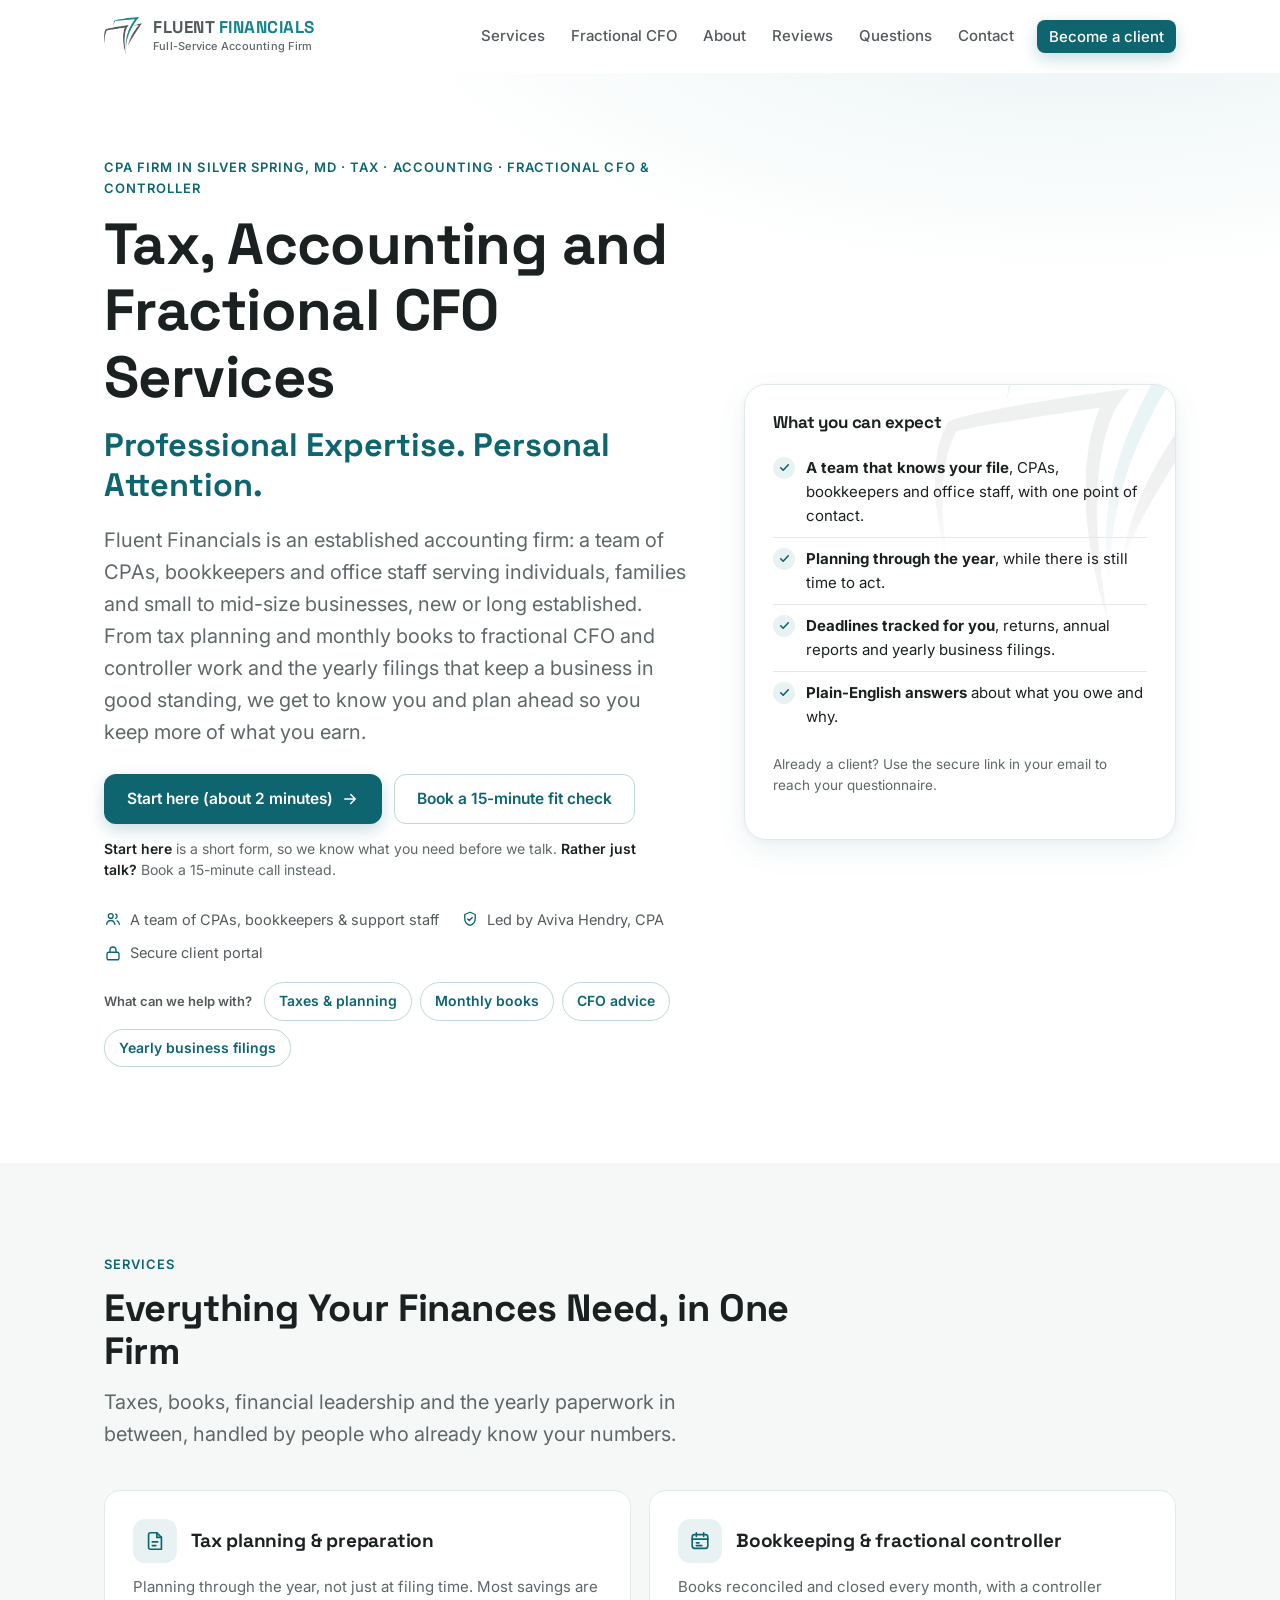
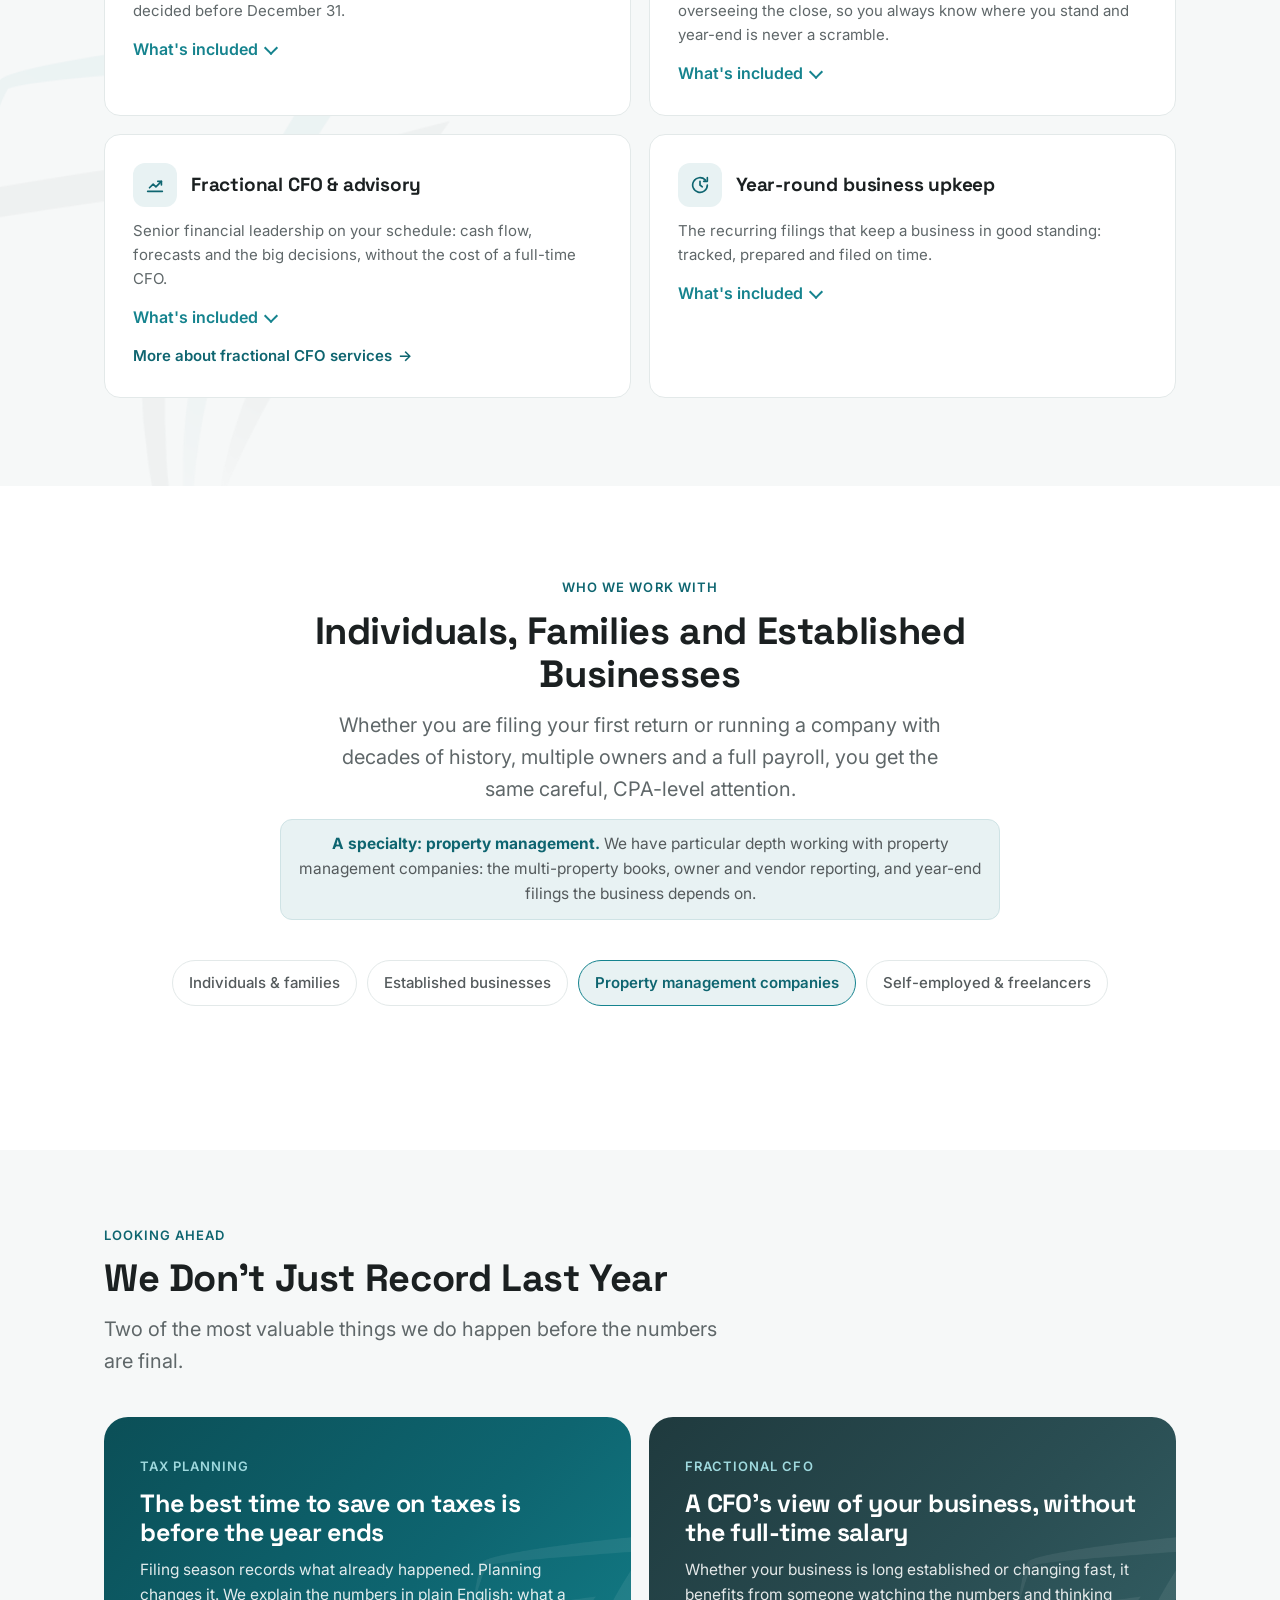
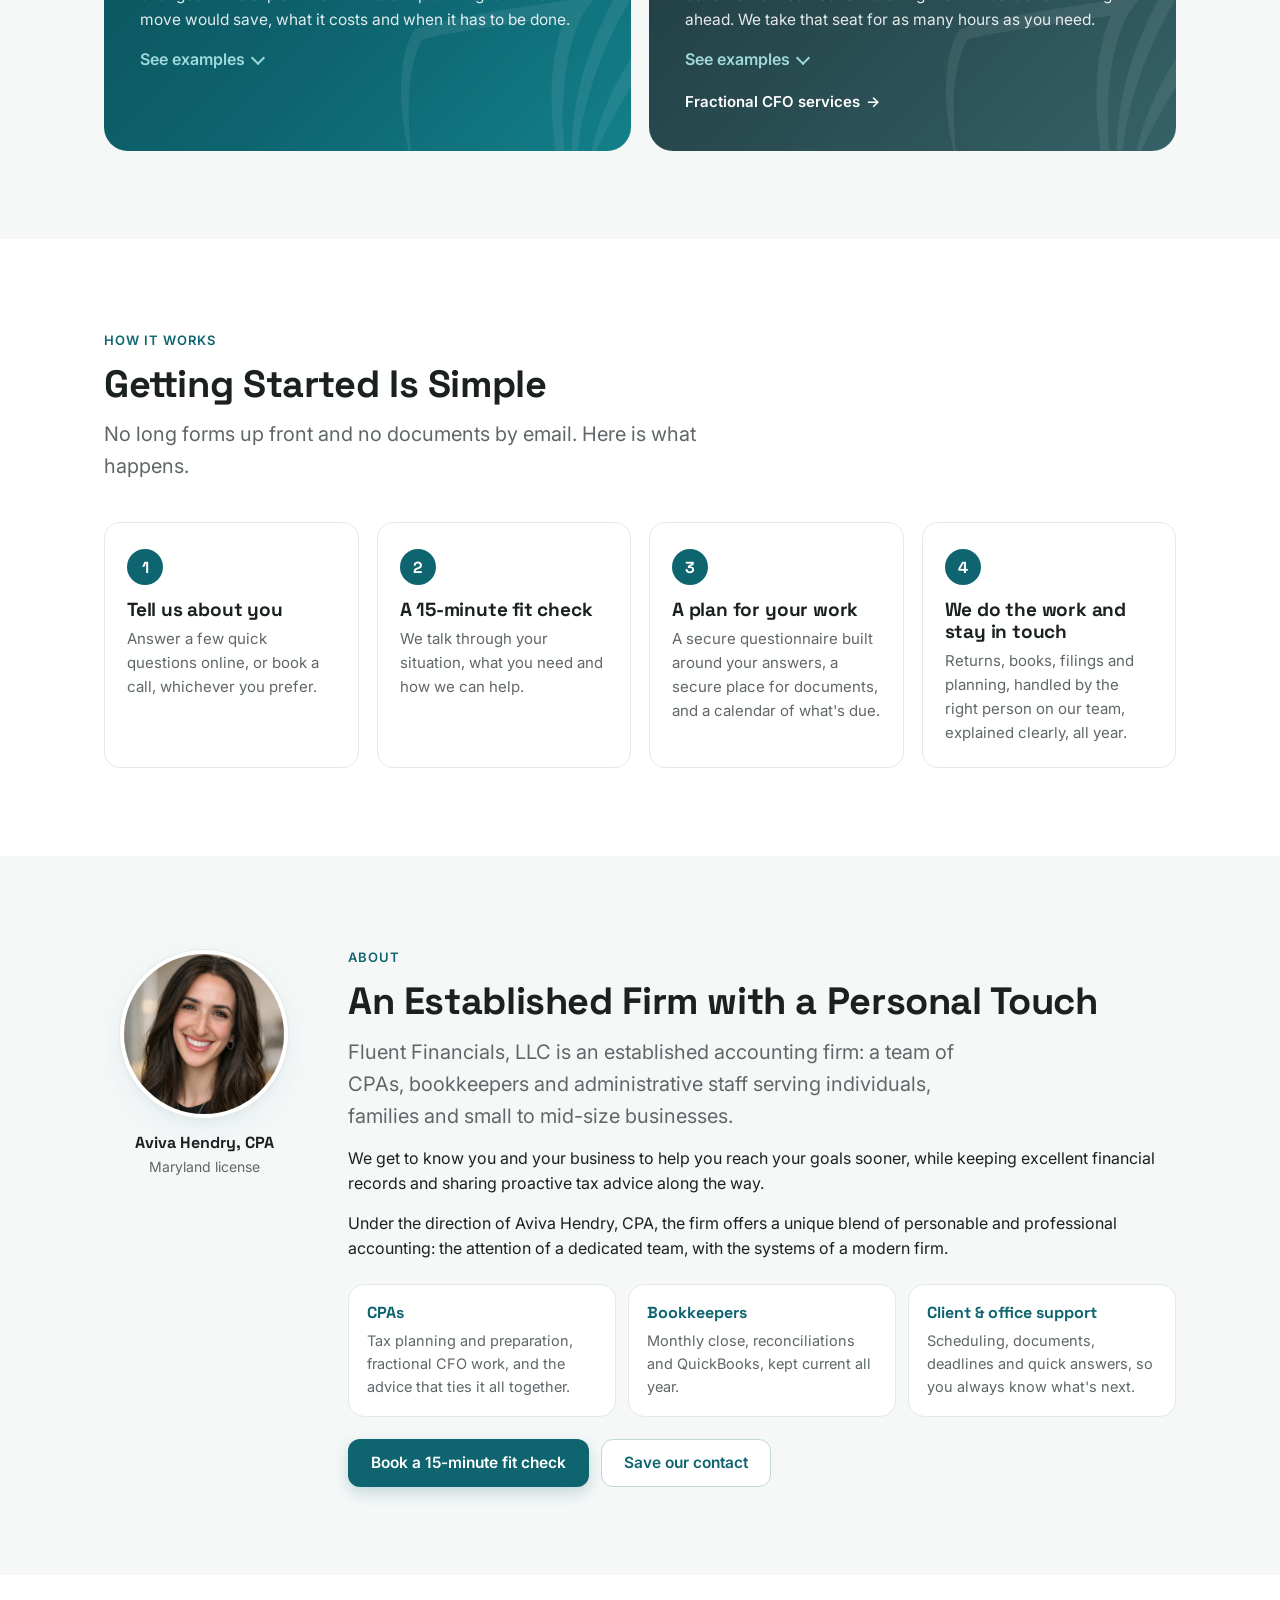
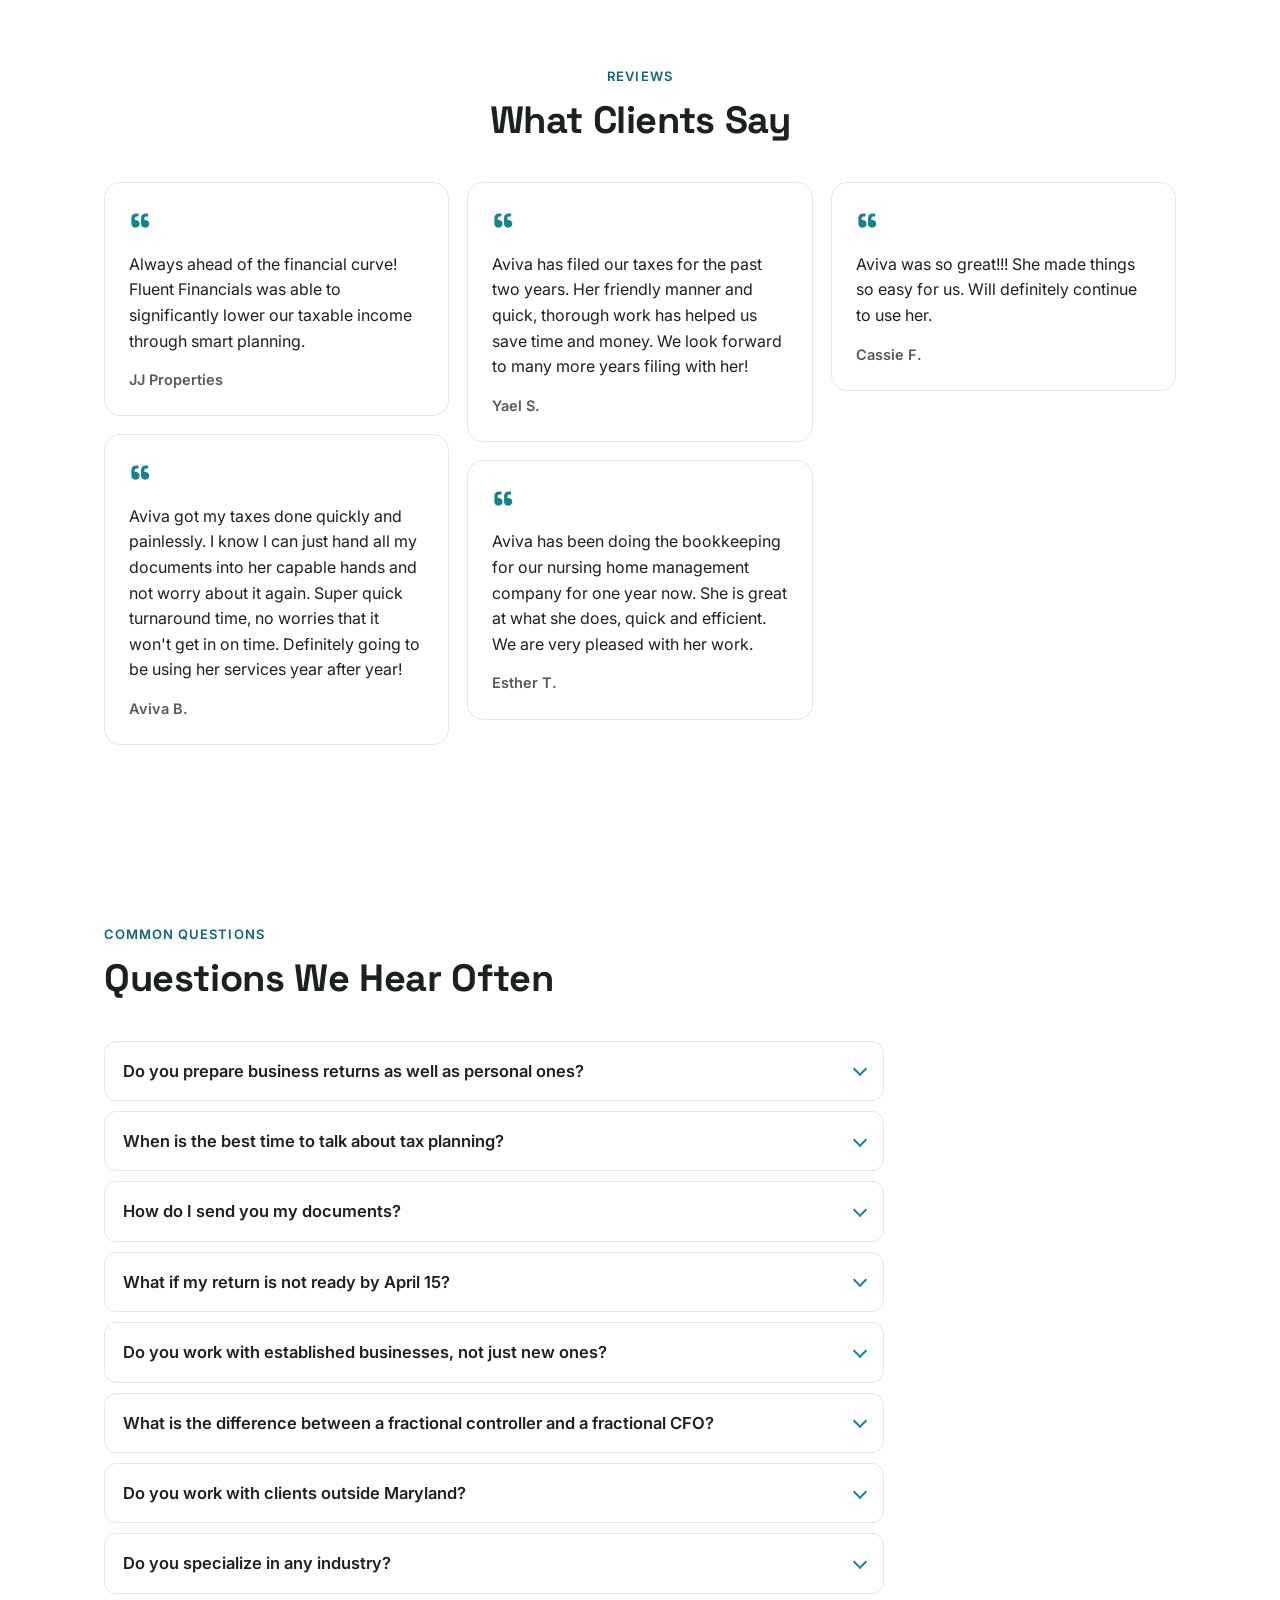
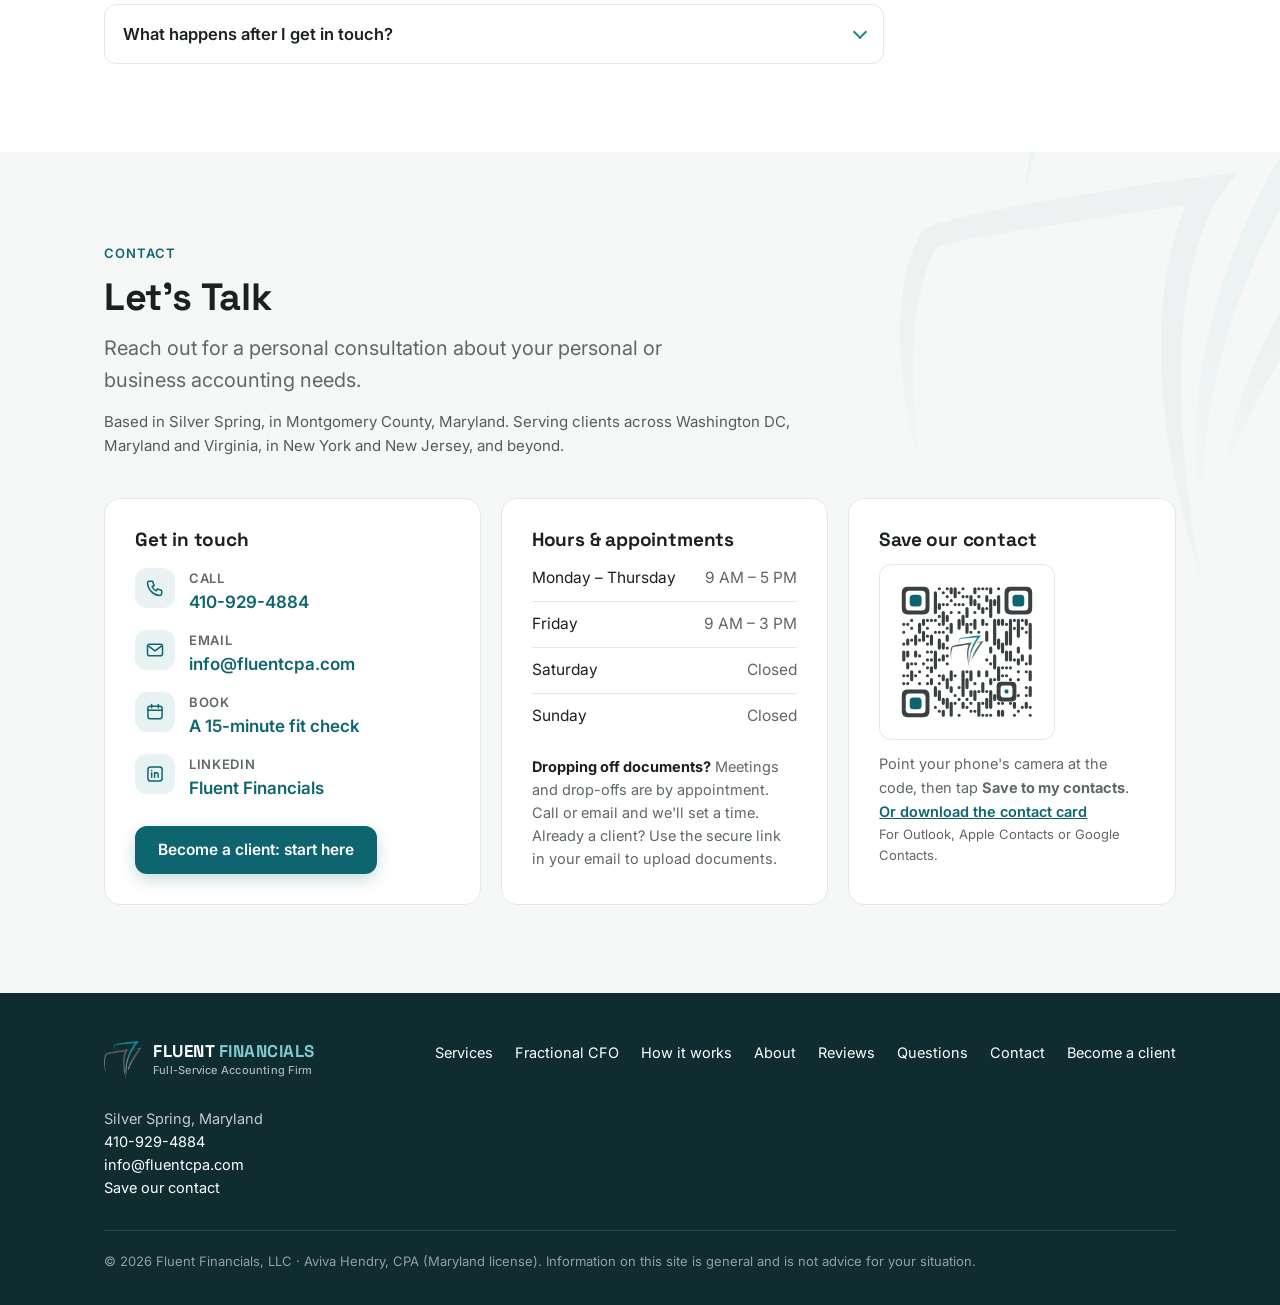
<file: index.html>
<!DOCTYPE html>
<html lang="en">
<head>
<!-- Google Analytics (GA4). Website only: never on the client portal. -->
<script async src="https://www.googletagmanager.com/gtag/js?id=G-VRHJ5FX9ZB"></script>
<script>window.dataLayer=window.dataLayer||[];function gtag(){dataLayer.push(arguments);}gtag('js',new Date());gtag('config','G-VRHJ5FX9ZB');</script>
<meta charset="UTF-8">
<meta name="viewport" content="width=device-width, initial-scale=1, viewport-fit=cover">
<title>Fluent Financials | CPA Firm in Silver Spring, Montgomery County, MD</title>
<meta name="description" content="Silver Spring, MD CPA firm: tax planning and preparation, bookkeeping, and fractional CFO and controller services for businesses and families.">
<link rel="canonical" href="https://www.fluentcpa.com/">
<meta property="og:type" content="website">
<meta property="og:title" content="Fluent Financials | CPA firm in Silver Spring, MD">
<meta property="og:description" content="An established CPA firm in Silver Spring, Maryland: tax, bookkeeping, and fractional CFO and controller services, led by Aviva Hendry, CPA.">
<meta property="og:url" content="https://www.fluentcpa.com/">
<meta property="og:image" content="https://www.fluentcpa.com/assets/mark-512.png">
<link rel="icon" type="image/png" sizes="32x32" href="assets/favicon-32.png">
<link rel="icon" type="image/png" sizes="192x192" href="assets/favicon.png">
<link rel="apple-touch-icon" href="assets/apple-touch-icon.png">
<link rel="preconnect" href="https://fonts.googleapis.com">
<link rel="preconnect" href="https://fonts.gstatic.com" crossorigin>
<link href="https://fonts.googleapis.com/css2?family=Inter:wght@400;500;600;700&family=Space+Grotesk:wght@500;600;700&display=swap" rel="stylesheet">
<link rel="stylesheet" href="assets/site.css">
<script type="application/ld+json">
{
 "@context": "https://schema.org",
 "@type": "FAQPage",
 "mainEntity": [
  {
   "@type": "Question",
   "name": "Do you prepare business returns as well as personal ones?",
   "acceptedAnswer": {
    "@type": "Answer",
    "text": "Yes. Individual and family returns, and partnership, S corporation, C corporation, trust, estate and nonprofit returns."
   }
  },
  {
   "@type": "Question",
   "name": "When is the best time to talk about tax planning?",
   "acceptedAnswer": {
    "@type": "Answer",
    "text": "Before the year ends. Most savings, like retirement contributions, the timing of income and expenses, or a change of business structure, have to be in place by December 31 to count."
   }
  },
  {
   "@type": "Question",
   "name": "How do I send you my documents?",
   "acceptedAnswer": {
    "@type": "Answer",
    "text": "Through our secure portal. Please do not send tax documents or ID by email: the portal keeps them protected, and we let you know exactly what we still need."
   }
  },
  {
   "@type": "Question",
   "name": "What if my return is not ready by April 15?",
   "acceptedAnswer": {
    "@type": "Answer",
    "text": "We can file an extension, which gives six more months to file. An extension does not extend the time to pay, so if you are likely to owe, we estimate the amount with you and it is paid by April 15."
   }
  },
  {
   "@type": "Question",
   "name": "Do you work with established businesses, not just new ones?",
   "acceptedAnswer": {
    "@type": "Answer",
    "text": "Yes. From monthly accounting and bookkeeping to fractional CFO work, we work with businesses at every stage, including long-established companies with multiple owners and a full payroll."
   }
  },
  {
   "@type": "Question",
   "name": "What is the difference between a fractional controller and a fractional CFO?",
   "acceptedAnswer": {
    "@type": "Answer",
    "text": "A controller makes sure your numbers are right: the monthly close, reconciliations and financial statements you can rely on. A CFO uses those numbers to plan ahead: cash flow, forecasts, budgets, pricing, financing and growth. Fractional means you get either one for the hours you need, without a full-time hire. Many clients start with bookkeeping and a controller, and add CFO work as the business grows."
   }
  },
  {
   "@type": "Question",
   "name": "Do you work with clients outside Maryland?",
   "acceptedAnswer": {
    "@type": "Answer",
    "text": "Yes. We are based in Silver Spring, in Montgomery County, Maryland, and work with clients across Washington DC, Maryland and Virginia, in New York and New Jersey, and in other states. Documents come to us through our secure portal, so distance is rarely an issue."
   }
  },
  {
   "@type": "Question",
   "name": "Do you specialize in any industry?",
   "acceptedAnswer": {
    "@type": "Answer",
    "text": "Property management. We have particular depth with property management companies: the multi-property books, owner and vendor reporting, and the year-end filings the business depends on."
   }
  },
  {
   "@type": "Question",
   "name": "What happens after I get in touch?",
   "acceptedAnswer": {
    "@type": "Answer",
    "text": "You answer a few quick questions about yourself or your business, we talk through what you need, and we send a short, personal checklist of what to gather. No long forms up front."
   }
  }
 ]
}
</script>
<script type="application/ld+json">
{
  "@context": "https://schema.org",
  "@type": "AccountingService",
  "name": "Fluent Financials, LLC",
  "url": "https://www.fluentcpa.com/",
  "logo": "https://www.fluentcpa.com/assets/mark-512.png",
  "telephone": "+1-410-929-4884",
  "email": "info@fluentcpa.com",
  "slogan": "Full-Service Accounting Firm",
  "areaServed": [
    { "@type": "City", "name": "Silver Spring, Maryland" },
    { "@type": "AdministrativeArea", "name": "Montgomery County, Maryland" },
    { "@type": "State", "name": "Maryland" },
    { "@type": "City", "name": "Washington, DC" },
    { "@type": "State", "name": "Virginia" },
    { "@type": "State", "name": "New York" },
    { "@type": "State", "name": "New Jersey" }
  ],
  "address": { "@type": "PostalAddress", "addressLocality": "Silver Spring", "addressRegion": "MD", "postalCode": "20902", "addressCountry": "US" },
  "description": "CPA firm based in Silver Spring, Montgomery County, Maryland, offering tax, bookkeeping and fractional CFO and controller services, serving individuals and businesses across Washington DC, Maryland and Virginia, New York and New Jersey.",
  "knowsAbout": ["Tax preparation", "Tax planning", "Bookkeeping", "Monthly accounting", "Fractional controller services", "Fractional CFO services", "Business tax returns", "Property management accounting"],
  "hasOfferCatalog": { "@type": "OfferCatalog", "name": "Services", "itemListElement": [
    { "@type": "Offer", "itemOffered": { "@type": "Service", "name": "Tax planning and preparation" } },
    { "@type": "Offer", "itemOffered": { "@type": "Service", "name": "Monthly accounting and bookkeeping" } },
    { "@type": "Offer", "itemOffered": { "@type": "Service", "name": "Fractional controller services" } },
    { "@type": "Offer", "itemOffered": { "@type": "Service", "name": "Fractional CFO and advisory" } },
    { "@type": "Offer", "itemOffered": { "@type": "Service", "name": "Year-round business upkeep" } }
  ] },
  "sameAs": ["https://www.linkedin.com/company/fluent-financials-llc", "https://maps.google.com/?cid=396413161671310485"],
  "hasMap": "https://maps.google.com/?cid=396413161671310485",
  "openingHoursSpecification": [
    { "@type": "OpeningHoursSpecification", "dayOfWeek": ["Monday","Tuesday","Wednesday","Thursday"], "opens": "09:00", "closes": "17:00" },
    { "@type": "OpeningHoursSpecification", "dayOfWeek": "Friday", "opens": "09:00", "closes": "15:00" }
  ]
}
</script>
</head>
<body>
<a class="skip" href="#main">Skip to content</a>

<header class="site-head" id="top">
  <div class="wrap head-row">
    <a class="brand" href="#top" aria-label="Fluent Financials home">
      <img src="assets/mark-512.png" alt="" width="38" height="38">
      <span class="brand-word">FLUENT<span> FINANCIALS</span><small>Full-Service Accounting Firm</small></span>
    </a>
    <button class="menu-btn" aria-label="Open menu" aria-expanded="false" aria-controls="nav"><span></span><span></span><span></span></button>
    <nav class="nav" id="nav" aria-label="Main">
      <a href="#services">Services</a>
      <a href="fractional-cfo/">Fractional CFO</a>
      <a href="#about">About</a>
      <a href="#reviews">Reviews</a><a href="#faq">Questions</a>
      <a href="#contact">Contact</a>
      <a class="btn btn-primary btn-sm" href="start.html">Become a client</a>
    </nav>
  </div>
</header>

<main id="main">

  <!-- Hero -->
  <section class="hero">
    <div class="wrap hero-grid">
      <div>
        <span class="eyebrow">CPA firm in Silver Spring, MD · Tax · Accounting · Fractional CFO &amp; controller</span>
        <h1>Tax, Accounting and Fractional CFO Services<span class="h1-sub">Professional Expertise. Personal Attention.</span></h1>
        <p class="lead">Fluent Financials is an established accounting firm: a team of CPAs, bookkeepers and office staff serving individuals, families and small to mid-size businesses, new or long established. From tax planning and monthly books to fractional CFO and controller work and the yearly filings that keep a business in good standing, we get to know you and plan ahead so you keep more of what you earn.</p>
        <div class="cta">
          <a class="btn btn-primary" href="start.html">Start here (about 2 minutes)
            <svg width="18" height="18" viewBox="0 0 24 24" fill="none" aria-hidden="true"><path d="M5 12h14M13 6l6 6-6 6" stroke="currentColor" stroke-width="2" stroke-linecap="round" stroke-linejoin="round"/></svg></a>
          <a class="btn btn-ghost" href="https://calendar.app.google/BtsU65bDQKpgyYo2A" target="_blank" rel="noopener">Book a 15-minute fit check</a>
        </div>
        <p class="cta-note"><b>Start here</b> is a short form, so we know what you need before we talk. <b>Rather just talk?</b> Book a 15-minute call instead.</p>
        <ul class="trust">
          <li><svg width="18" height="18" viewBox="0 0 24 24" fill="none" aria-hidden="true"><circle cx="9" cy="8" r="3.2" stroke="#0E6570" stroke-width="1.8"/><path d="M3.5 19c.8-3.2 3-5 5.5-5s4.7 1.8 5.5 5M15.5 5.5a3 3 0 010 5.6M17.5 14.4c1.6.7 2.7 2.3 3 4.6" stroke="#0E6570" stroke-width="1.8" stroke-linecap="round"/></svg>A team of CPAs, bookkeepers &amp; support staff</li>
          <li><svg width="18" height="18" viewBox="0 0 24 24" fill="none" aria-hidden="true"><path d="M12 3l7 3v5c0 4.4-3 8.3-7 9.5C8 19.3 5 15.4 5 11V6l7-3z" stroke="#0E6570" stroke-width="1.8" stroke-linejoin="round"/><path d="M9 12l2 2 4-4" stroke="#0E6570" stroke-width="1.8" stroke-linecap="round" stroke-linejoin="round"/></svg>Led by Aviva Hendry, CPA</li>
          <li><svg width="18" height="18" viewBox="0 0 24 24" fill="none" aria-hidden="true"><rect x="4" y="11" width="16" height="10" rx="2.5" stroke="#0E6570" stroke-width="1.8"/><path d="M8 11V8a4 4 0 118 0v3" stroke="#0E6570" stroke-width="1.8" stroke-linecap="round"/></svg>Secure client portal</li>
        </ul>
        <nav class="help-row" aria-label="What can we help with?"><span class="help-label">What can we help with?</span><a href="#services" data-open-service="0">Taxes &amp; planning</a><a href="#services" data-open-service="1">Monthly books</a><a href="#services" data-open-service="2">CFO advice</a><a href="#services" data-open-service="3">Yearly business filings</a></nav>
      </div>
      <aside class="hero-card" aria-label="What working with us looks like">
        <img class="mark-bg" src="assets/mark-512.png" alt="">
        <h3>What you can expect</h3>
        <ul class="checks">
          <li><span class="tick"><svg width="13" height="13" viewBox="0 0 24 24" fill="none" aria-hidden="true"><path d="M5 12.5l4.5 4.5L19 7" stroke="currentColor" stroke-width="3" stroke-linecap="round" stroke-linejoin="round"/></svg></span><span><b>A team that knows your file</b>, CPAs, bookkeepers and office staff, with one point of contact.</span></li>
          <li><span class="tick"><svg width="13" height="13" viewBox="0 0 24 24" fill="none" aria-hidden="true"><path d="M5 12.5l4.5 4.5L19 7" stroke="currentColor" stroke-width="3" stroke-linecap="round" stroke-linejoin="round"/></svg></span><span><b>Planning through the year</b>, while there is still time to act.</span></li>
          <li><span class="tick"><svg width="13" height="13" viewBox="0 0 24 24" fill="none" aria-hidden="true"><path d="M5 12.5l4.5 4.5L19 7" stroke="currentColor" stroke-width="3" stroke-linecap="round" stroke-linejoin="round"/></svg></span><span><b>Deadlines tracked for you</b>, returns, annual reports and yearly business filings.</span></li>
          <li><span class="tick"><svg width="13" height="13" viewBox="0 0 24 24" fill="none" aria-hidden="true"><path d="M5 12.5l4.5 4.5L19 7" stroke="currentColor" stroke-width="3" stroke-linecap="round" stroke-linejoin="round"/></svg></span><span><b>Plain-English answers</b> about what you owe and why.</span></li>
        </ul>
        <p class="foot">Already a client? Use the secure link in your email to reach your questionnaire.</p>
      </aside>
    </div>
  </section>

  <!-- Services: four equal areas -->
  <section id="services" class="alt">
    <div class="wrap">
      <div class="section-head">
        <span class="eyebrow">Services</span>
        <h2>Everything Your Finances Need, in One Firm</h2>
        <p class="lead">Taxes, books, financial leadership and the yearly paperwork in between, handled by people who already know your numbers.</p>
      </div>
      <div class="grid g2 pillars">
        <article class="card pillar">
          <div class="pillar-head"><div class="icon"><svg width="22" height="22" viewBox="0 0 24 24" fill="none" aria-hidden="true"><path d="M7 3h7l5 5v13H7a2 2 0 01-2-2V5a2 2 0 012-2z" stroke="currentColor" stroke-width="1.8" stroke-linejoin="round"/><path d="M14 3v5h5M9 13h6M9 17h4" stroke="currentColor" stroke-width="1.8" stroke-linecap="round"/></svg></div>
            <h3>Tax planning &amp; preparation</h3></div>
          <p>Planning through the year, not just at filing time. Most savings are decided before December 31.</p>
          <details class="more"><summary>What's included</summary>
            <ul class="ticks">
              <li>Tax planning for individuals and business owners</li>
              <li>Individual and family returns</li>
              <li>Partnership, S corporation and C corporation returns</li>
              <li>Trust, estate and nonprofit returns</li>
            </ul>
          </details>
        </article>
        <article class="card pillar">
          <div class="pillar-head"><div class="icon"><svg width="22" height="22" viewBox="0 0 24 24" fill="none" aria-hidden="true"><rect x="3.5" y="5" width="17" height="15" rx="2.5" stroke="currentColor" stroke-width="1.8"/><path d="M3.5 10h17M8 3v4M16 3v4M8 14h3M8 17h6" stroke="currentColor" stroke-width="1.8" stroke-linecap="round"/></svg></div>
            <h3>Bookkeeping &amp; fractional controller</h3></div>
          <p>Books reconciled and closed every month, with a controller overseeing the close, so you always know where you stand and year-end is never a scramble.</p>
          <details class="more"><summary>What's included</summary>
            <ul class="ticks">
              <li>Full-close monthly accounting</li>
              <li>Fractional controller: oversight of the monthly close, reconciliations and reporting</li>
              <li>Bookkeeping</li>
              <li>Monthly financial statements</li>
              <li>QuickBooks set-up, clean-up and maintenance</li>
            </ul>
          </details>
        </article>
        <article class="card pillar">
          <div class="pillar-head"><div class="icon"><svg width="22" height="22" viewBox="0 0 24 24" fill="none" aria-hidden="true"><path d="M4 19h16M6 15l4-4 3 3 6-6" stroke="currentColor" stroke-width="1.8" stroke-linecap="round" stroke-linejoin="round"/><path d="M15 8h4v4" stroke="currentColor" stroke-width="1.8" stroke-linecap="round" stroke-linejoin="round"/></svg></div>
            <h3>Fractional CFO &amp; advisory</h3></div>
          <p>Senior financial leadership on your schedule: cash flow, forecasts and the big decisions, without the cost of a full-time CFO.</p>
          <details class="more"><summary>What's included</summary>
            <ul class="ticks">
              <li>Fractional CFO services</li>
              <li>Budgeting and financial forecasting</li>
              <li>Business consulting</li>
              <li>Entity formation and structure</li>
            </ul>
          </details>
          <a class="more-link" href="fractional-cfo/">More about fractional CFO services</a>
        </article>
        <article class="card pillar">
          <div class="pillar-head"><div class="icon"><svg width="22" height="22" viewBox="0 0 24 24" fill="none" aria-hidden="true"><path d="M20 12a8 8 0 11-2.3-5.6M20 4v4h-4" stroke="currentColor" stroke-width="1.8" stroke-linecap="round" stroke-linejoin="round"/><path d="M12 8v4l2.5 2" stroke="currentColor" stroke-width="1.8" stroke-linecap="round"/></svg></div>
            <h3>Year-round business upkeep</h3></div>
          <p>The recurring filings that keep a business in good standing: tracked, prepared and filed on time.</p>
          <details class="more"><summary>What's included</summary>
            <ul class="ticks">
              <li>Maryland annual report and personal property return</li>
              <li>1099 preparation and filing</li>
              <li>Payroll and sales-tax filings</li>
              <li>Business license renewals and deadline tracking</li>
            </ul>
          </details>
        </article>
      </div>
    </div>
  </section>

  <!-- Who we work with -->
  <section class="center">
    <div class="wrap">
      <div class="section-head center">
        <span class="eyebrow">Who we work with</span>
        <h2>Individuals, Families and Established Businesses</h2>
        <p class="lead">Whether you are filing your first return or running a company with decades of history, multiple owners and a full payroll, you get the same careful, CPA-level attention.</p>
        <p class="niche"><b>A specialty: property management.</b> We have particular depth working with property management companies: the multi-property books, owner and vendor reporting, and year-end filings the business depends on.</p>
      </div>
      <div class="chips" role="list">
        <span class="chip" role="listitem">Individuals &amp; families</span>
        <span class="chip" role="listitem">Established businesses</span>
        <span class="chip chip-hi" role="listitem">Property management companies</span>
        <span class="chip" role="listitem">Self-employed &amp; freelancers</span>
        <span class="chip" role="listitem">Real estate investors</span>
        <span class="chip" role="listitem">Partnerships &amp; LLCs</span>
        <span class="chip" role="listitem">S corporations</span>
        <span class="chip" role="listitem">C corporations</span>
        <span class="chip" role="listitem">Trusts &amp; estates</span>
        <span class="chip" role="listitem">Nonprofits</span>
      </div>
    </div>
  </section>

  <!-- Looking ahead: tax planning and fractional CFO, side by side -->
  <section class="alt" style="padding-top:72px;">
    <div class="wrap">
      <div class="section-head">
        <span class="eyebrow">Looking ahead</span>
        <h2>We Don't Just Record Last Year</h2>
        <p class="lead">Two of the most valuable things we do happen before the numbers are final.</p>
      </div>
      <div class="ahead">
        <div class="band">
          <span class="eyebrow" style="color:#9FD9DE;">Tax planning</span>
          <h3>The best time to save on taxes is before the year ends</h3>
          <p>Filing season records what already happened. Planning changes it. We explain the numbers in plain English: what a move would save, what it costs and when it has to be done.</p>
          <details class="more more-dark"><summary>See examples</summary>
            <ul>
              <li><b>Retirement contributions</b>How much to put away, and where it saves the most.</li>
              <li><b>Business structure</b>Whether an S corporation or another set-up makes sense yet.</li>
              <li><b>Timing</b>When to take income, pay expenses or sell investments.</li>
              <li><b>Family &amp; education</b>Education savings, dependent care and gifts.</li>
            </ul>
          </details>
        </div>
        <div class="band band-alt">
          <span class="eyebrow" style="color:#9FD9DE;">Fractional CFO</span>
          <h3>A CFO's view of your business, without the full-time salary</h3>
          <p>Whether your business is long established or changing fast, it benefits from someone watching the numbers and thinking ahead. We take that seat for as many hours as you need.</p>
          <details class="more more-dark"><summary>See examples</summary>
            <ul>
              <li><b>Cash flow &amp; forecasting</b>Know what is coming in and going out, months ahead.</li>
              <li><b>Budgets &amp; targets</b>Set together, tracked monthly.</li>
              <li><b>A regular numbers review</b>What changed, why, and what to do about it.</li>
              <li><b>Big decisions</b>Hiring, pricing, financing, expansion or succession, with the numbers in front of you.</li>
            </ul>
          </details>
          <a class="more-link more-link-dark" href="fractional-cfo/">Fractional CFO services</a>
        </div>
      </div>
    </div>
  </section>

  <!-- How it works -->
  <section id="how">
    <div class="wrap">
      <div class="section-head">
        <span class="eyebrow">How it works</span>
        <h2>Getting Started Is Simple</h2>
        <p class="lead">No long forms up front and no documents by email. Here is what happens.</p>
      </div>
      <div class="steps">
        <div class="step"><h3>Tell us about you</h3><p>Answer a few quick questions online, or book a call, whichever you prefer.</p></div>
        <div class="step"><h3>A 15-minute fit check</h3><p>We talk through your situation, what you need and how we can help.</p></div>
        <div class="step"><h3>A plan for your work</h3><p>A secure questionnaire built around your answers, a secure place for documents, and a calendar of what's due.</p></div>
        <div class="step"><h3>We do the work and stay in touch</h3><p>Returns, books, filings and planning, handled by the right person on our team, explained clearly, all year.</p></div>
      </div>
    </div>
  </section>

  <!-- About -->
  <section id="about" class="alt">
    <div class="wrap about">
      <figure class="person">
        <img src="assets/aviva-hendry.jpg" alt="Aviva Hendry, CPA" width="168" height="168" loading="lazy">
        <figcaption><b>Aviva Hendry, CPA</b>Maryland license</figcaption>
      </figure>
      <div>
        <span class="eyebrow">About</span>
        <h2>An Established Firm with a Personal Touch</h2>
        <p class="lead">Fluent Financials, LLC is an established accounting firm: a team of CPAs, bookkeepers and administrative staff serving individuals, families and small to mid-size businesses.</p>
        <p>We get to know you and your business to help you reach your goals sooner, while keeping excellent financial records and sharing proactive tax advice along the way.</p>
        <p>Under the direction of Aviva Hendry, CPA, the firm offers a unique blend of personable and professional accounting: the attention of a dedicated team, with the systems of a modern firm.</p>
        <div class="team">
          <div class="card"><h4>CPAs</h4><p>Tax planning and preparation, fractional CFO work, and the advice that ties it all together.</p></div>
          <div class="card"><h4>Bookkeepers</h4><p>Monthly close, reconciliations and QuickBooks, kept current all year.</p></div>
          <div class="card"><h4>Client &amp; office support</h4><p>Scheduling, documents, deadlines and quick answers, so you always know what's next.</p></div>
        </div>
        <div style="display:flex;gap:12px;flex-wrap:wrap;margin-top:22px;">
          <a class="btn btn-primary" href="https://calendar.app.google/BtsU65bDQKpgyYo2A" target="_blank" rel="noopener">Book a 15-minute fit check</a>
          <a class="btn btn-ghost js-save-contact" href="#save">Save our contact</a>
        </div>
      </div>
    </div>
  </section>

  <!-- Testimonials -->
  <section id="reviews">
    <div class="wrap">
      <div class="section-head center">
        <span class="eyebrow">Reviews</span>
        <h2>What Clients Say</h2>
      </div>
      <div class="quotes">
        <figure class="quote"><blockquote>Always ahead of the financial curve! Fluent Financials was able to significantly lower our taxable income through smart planning.</blockquote><figcaption>JJ Properties</figcaption></figure>
        <figure class="quote"><blockquote>Aviva got my taxes done quickly and painlessly. I know I can just hand all my documents into her capable hands and not worry about it again. Super quick turnaround time, no worries that it won't get in on time. Definitely going to be using her services year after year!</blockquote><figcaption>Aviva B.</figcaption></figure>
        <figure class="quote"><blockquote>Aviva has filed our taxes for the past two years. Her friendly manner and quick, thorough work has helped us save time and money. We look forward to many more years filing with her!</blockquote><figcaption>Yael S.</figcaption></figure>
        <figure class="quote"><blockquote>Aviva has been doing the bookkeeping for our nursing home management company for one year now. She is great at what she does, quick and efficient. We are very pleased with her work.</blockquote><figcaption>Esther T.</figcaption></figure>
        <figure class="quote"><blockquote>Aviva was so great!!! She made things so easy for us. Will definitely continue to use her.</blockquote><figcaption>Cassie F.</figcaption></figure>
      </div>
    </div>
  </section>

  <!-- Common questions: fold-outs (also what people type into search) -->
  <section id="faq">
    <div class="wrap">
      <div class="section-head">
        <span class="eyebrow">Common questions</span>
        <h2>Questions We Hear Often</h2>
      </div>
      <div class="faq">
        <details class="faq-item"><summary>Do you prepare business returns as well as personal ones?</summary><p>Yes. Individual and family returns, and partnership, S corporation, C corporation, trust, estate and nonprofit returns.</p></details>
        <details class="faq-item"><summary>When is the best time to talk about tax planning?</summary><p>Before the year ends. Most savings, like retirement contributions, the timing of income and expenses, or a change of business structure, have to be in place by December 31 to count.</p></details>
        <details class="faq-item"><summary>How do I send you my documents?</summary><p>Through our secure portal. Please do not send tax documents or ID by email: the portal keeps them protected, and we let you know exactly what we still need.</p></details>
        <details class="faq-item"><summary>What if my return is not ready by April 15?</summary><p>We can file an extension, which gives six more months to file. An extension does not extend the time to pay, so if you are likely to owe, we estimate the amount with you and it is paid by April 15.</p></details>
        <details class="faq-item"><summary>Do you work with established businesses, not just new ones?</summary><p>Yes. From monthly accounting and bookkeeping to fractional CFO work, we work with businesses at every stage, including long-established companies with multiple owners and a full payroll.</p></details>
        <details class="faq-item"><summary>What is the difference between a fractional controller and a fractional CFO?</summary><p>A controller makes sure your numbers are right: the monthly close, reconciliations and financial statements you can rely on. A CFO uses those numbers to plan ahead: cash flow, forecasts, budgets, pricing, financing and growth. Fractional means you get either one for the hours you need, without a full-time hire. Many clients start with bookkeeping and a controller, and add CFO work as the business grows.</p></details>
        <details class="faq-item"><summary>Do you work with clients outside Maryland?</summary><p>Yes. We are based in Silver Spring, in Montgomery County, Maryland, and work with clients across Washington DC, Maryland and Virginia, in New York and New Jersey, and in other states. Documents come to us through our secure portal, so distance is rarely an issue.</p></details>
        <details class="faq-item"><summary>Do you specialize in any industry?</summary><p>Property management. We have particular depth with property management companies: the multi-property books, owner and vendor reporting, and the year-end filings the business depends on.</p></details>
        <details class="faq-item"><summary>What happens after I get in touch?</summary><p>You answer a few quick questions about yourself or your business, we talk through what you need, and we send a short, personal checklist of what to gather. No long forms up front.</p></details>
      </div>
    </div>
  </section>

  <!-- Contact -->
  <section id="contact" class="alt">
    <div class="wrap">
      <div class="section-head">
        <span class="eyebrow">Contact</span>
        <h2>Let's Talk</h2>
        <p class="lead">Reach out for a personal consultation about your personal or business accounting needs.</p>
        <p class="where">Based in Silver Spring, in Montgomery County, Maryland. Serving clients across Washington DC, Maryland and Virginia, in New York and New Jersey, and beyond.</p>
      </div>
      <div class="contact">
        <div class="card">
          <h3>Get in touch</h3>
          <ul class="contact-list">
            <li><span class="icon"><svg width="20" height="20" viewBox="0 0 24 24" fill="none" aria-hidden="true"><path d="M5 4h4l2 5-2.5 1.5a11 11 0 005 5L15 13l5 2v4a2 2 0 01-2 2A16 16 0 013 6a2 2 0 012-2z" stroke="currentColor" stroke-width="1.8" stroke-linejoin="round"/></svg></span><div><b>Call</b><a href="tel:+14109294884">410-929-4884</a></div></li>
            <li><span class="icon"><svg width="20" height="20" viewBox="0 0 24 24" fill="none" aria-hidden="true"><rect x="3" y="5" width="18" height="14" rx="2.5" stroke="currentColor" stroke-width="1.8"/><path d="M4 7l8 6 8-6" stroke="currentColor" stroke-width="1.8" stroke-linejoin="round"/></svg></span><div><b>Email</b><a href="mailto:info@fluentcpa.com">info@fluentcpa.com</a></div></li>
            <li><span class="icon"><svg width="20" height="20" viewBox="0 0 24 24" fill="none" aria-hidden="true"><rect x="3.5" y="5" width="17" height="15" rx="2.5" stroke="currentColor" stroke-width="1.8"/><path d="M3.5 10h17M8 3v4M16 3v4" stroke="currentColor" stroke-width="1.8" stroke-linecap="round"/></svg></span><div><b>Book</b><a href="https://calendar.app.google/BtsU65bDQKpgyYo2A" target="_blank" rel="noopener">A 15-minute fit check</a></div></li>
            <li><span class="icon"><svg width="20" height="20" viewBox="0 0 24 24" fill="none" aria-hidden="true"><rect x="3.5" y="3.5" width="17" height="17" rx="3" stroke="currentColor" stroke-width="1.8"/><path d="M8 10.5V16M8 7.8v.1M11.5 16v-3.2c0-1.4 1-2.3 2.2-2.3s2.1.9 2.1 2.3V16M11.5 10.5V16" stroke="currentColor" stroke-width="1.8" stroke-linecap="round"/></svg></span><div><b>LinkedIn</b><a href="https://www.linkedin.com/company/fluent-financials-llc" target="_blank" rel="noopener">Fluent Financials</a></div></li>
          </ul>
          <div style="margin-top:24px;"><a class="btn btn-primary" href="start.html">Become a client: start here</a></div>
        </div>
        <div class="card">
          <h3>Hours &amp; appointments</h3>
          <table class="hours">
            <tr><td>Monday – Thursday</td><td>9 AM – 5 PM</td></tr>
            <tr><td>Friday</td><td>9 AM – 3 PM</td></tr>
            <tr><td>Saturday</td><td>Closed</td></tr>
            <tr><td>Sunday</td><td>Closed</td></tr>
          </table>
          <p class="muted" style="margin-top:16px;font-size:14.5px;"><b style="color:var(--ink);">Dropping off documents?</b> Meetings and drop-offs are by appointment. Call or email and we'll set a time.</p>
          <p class="muted" style="font-size:14.5px;margin:0;">Already a client? Use the secure link in your email to upload documents.</p>
        </div>
        <div class="card save" id="save">
          <h3>Save our contact</h3>
          <div class="only-desktop">
            <img class="qr" src="assets/contact-qr.svg" width="196" height="196" alt="QR code: point your phone's camera here to open and save our contact card">
            <p class="muted" style="font-size:14.5px;">Point your phone's camera at the code, then tap <b>Save to my contacts</b>.</p>
            <a href="assets/fluent-financials.vcf" download="Fluent Financials.vcf" style="font-size:14.5px;font-weight:600;">Or download the contact card</a>
            <span class="muted" style="font-size:13px;display:block;">For Outlook, Apple Contacts or Google Contacts.</span>
          </div>
          <div class="only-touch">
            <div class="mini-card">
              <img src="assets/mark-512.png" alt="" width="44" height="44">
              <div><b>Fluent Financials</b><span>Full-Service Accounting Firm</span><span>410-929-4884 · info@fluentcpa.com</span></div>
            </div>
            <a class="btn btn-primary btn-save" href="assets/fluent-financials.vcf">
              <svg width="22" height="22" viewBox="0 0 24 24" fill="none" aria-hidden="true"><circle cx="10" cy="8" r="3.5" stroke="currentColor" stroke-width="2"/><path d="M3.5 20c.8-3.6 3.4-5.6 6.5-5.6 1.2 0 2.3.3 3.2.8M18 14v6M15 17h6" stroke="currentColor" stroke-width="2" stroke-linecap="round"/></svg>
              Save to my contacts</a>
            <p class="muted" style="font-size:13.5px;text-align:center;margin:10px 0 0;">Phone, email and website added in one tap.</p>
          </div>
        </div>
      </div>
    </div>
  </section>
</main>

<footer class="site-foot">
  <div class="wrap">
    <div class="foot-row">
      <a class="brand" href="#top" aria-label="Back to top">
        <img src="assets/mark-512.png" alt="" width="34" height="34">
        <span class="brand-word">FLUENT<span> FINANCIALS</span><small>Full-Service Accounting Firm</small></span>
      </a>
      <nav class="foot-links" aria-label="Footer">
        <a href="#services">Services</a><a href="fractional-cfo/">Fractional CFO</a><a href="#how">How it works</a><a href="#about">About</a><a href="#reviews">Reviews</a><a href="#faq">Questions</a><a href="#contact">Contact</a><a href="start.html">Become a client</a>
      </nav>
      <div>
        Silver Spring, Maryland<br>
        <a href="tel:+14109294884">410-929-4884</a><br>
        <a href="mailto:info@fluentcpa.com">info@fluentcpa.com</a><br>
        <a class="js-save-contact" href="#save">Save our contact</a>
      </div>
    </div>
    <div class="foot-legal">© <span id="yr">2026</span> Fluent Financials, LLC · Aviva Hendry, CPA (Maryland license). Information on this site is general and is not advice for your situation.</div>
  </div>
</footer>

<!-- Phones only: always-visible quick actions, with "Save contact" as the main one. -->
<nav class="mobile-bar" aria-label="Quick contact">
  <a class="mb-icon" href="tel:+14109294884" aria-label="Call 410-929-4884"><svg width="20" height="20" viewBox="0 0 24 24" fill="none" aria-hidden="true"><path d="M5 4h4l2 5-2.5 1.5a11 11 0 005 5L15 13l5 2v4a2 2 0 01-2 2A16 16 0 013 6a2 2 0 012-2z" stroke="currentColor" stroke-width="1.9" stroke-linejoin="round"/></svg><span>Call</span></a>
  <a class="mb-save" href="assets/fluent-financials.vcf"><svg width="22" height="22" viewBox="0 0 24 24" fill="none" aria-hidden="true"><circle cx="10" cy="8" r="3.5" stroke="currentColor" stroke-width="2"/><path d="M3.5 20c.8-3.6 3.4-5.6 6.5-5.6 1.2 0 2.3.3 3.2.8M18 14v6M15 17h6" stroke="currentColor" stroke-width="2" stroke-linecap="round"/></svg>Save contact</a>
  <a class="mb-icon" href="mailto:info@fluentcpa.com" aria-label="Email info@fluentcpa.com"><svg width="20" height="20" viewBox="0 0 24 24" fill="none" aria-hidden="true"><rect x="3" y="5" width="18" height="14" rx="2.5" stroke="currentColor" stroke-width="1.9"/><path d="M4 7l8 6 8-6" stroke="currentColor" stroke-width="1.9" stroke-linejoin="round"/></svg><span>Email</span></a>
</nav>

<script src="assets/motion.js" defer></script>
<script>
  // Mobile menu, header shadow on scroll, current year, and "Save our contact" straight to the card on phones.
  (function () {
    var btn = document.querySelector('.menu-btn'), nav = document.getElementById('nav'), head = document.querySelector('.site-head');
    btn.addEventListener('click', function () {
      var open = nav.classList.toggle('open');
      btn.setAttribute('aria-expanded', open ? 'true' : 'false');
      btn.setAttribute('aria-label', open ? 'Close menu' : 'Open menu');
    });
    nav.addEventListener('click', function (e) { if (e.target.tagName === 'A') { nav.classList.remove('open'); btn.setAttribute('aria-expanded', 'false'); } });
    var onScroll = function () { head.classList.toggle('scrolled', window.scrollY > 8); };
    window.addEventListener('scroll', onScroll, { passive: true }); onScroll();
    document.getElementById('yr').textContent = new Date().getFullYear();
    // On a phone there is nothing to scan: these links open the contact card directly.
    if (window.matchMedia && window.matchMedia('(hover: none) and (pointer: coarse)').matches) {
      Array.prototype.forEach.call(document.querySelectorAll('.js-save-contact'), function (a) { a.setAttribute('href', 'assets/fluent-financials.vcf'); });
      // The bottom bar steps aside while the big save card itself is on screen.
      var bar = document.querySelector('.mobile-bar'), card = document.getElementById('save');
      if (bar && card && 'IntersectionObserver' in window) {
        new IntersectionObserver(function (entries) { bar.classList.toggle('away', entries[0].isIntersecting); }, { threshold: 0.35 }).observe(card);
      }
    }
  })();
</script>
</body>
</html>
</file>
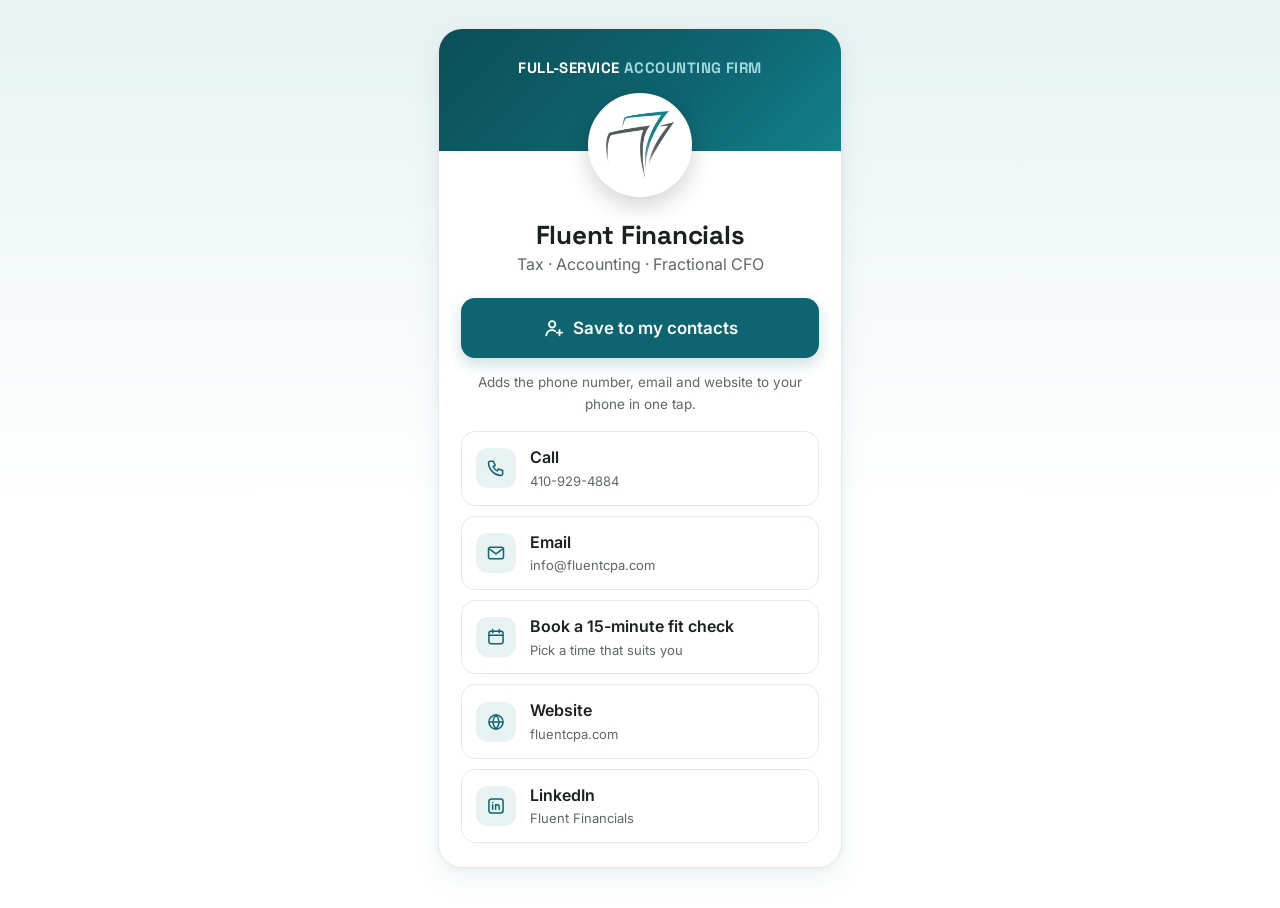
<file: card/index.html>
<!DOCTYPE html>
<html lang="en">
<head>
<!-- Google Analytics (GA4). Website only: never on the client portal. -->
<script async src="https://www.googletagmanager.com/gtag/js?id=G-VRHJ5FX9ZB"></script>
<script>window.dataLayer=window.dataLayer||[];function gtag(){dataLayer.push(arguments);}gtag('js',new Date());gtag('config','G-VRHJ5FX9ZB');</script>
<meta charset="UTF-8">
<meta name="viewport" content="width=device-width, initial-scale=1">
<title>Fluent Financials | Contact Card</title>
<meta name="description" content="Save Fluent Financials to your contacts.">
<meta name="robots" content="noindex">
<link rel="icon" type="image/png" sizes="32x32" href="../assets/favicon-32.png">
<link rel="icon" type="image/png" sizes="192x192" href="../assets/favicon.png">
<link rel="apple-touch-icon" href="../assets/apple-touch-icon.png">
<link rel="preconnect" href="https://fonts.googleapis.com">
<link rel="preconnect" href="https://fonts.gstatic.com" crossorigin>
<link href="https://fonts.googleapis.com/css2?family=Inter:wght@400;500;600;700&family=Space+Grotesk:wght@500;600;700&display=swap" rel="stylesheet">
<link rel="stylesheet" href="../assets/site.css">
<style>
  body{background:linear-gradient(180deg,var(--teal-wash),#fff 55%);min-height:100vh;}
  .vcard-page{max-width:440px;margin:0 auto;padding:28px 18px 40px;}
  .vc{background:#fff;border:1px solid var(--line);border-radius:24px;box-shadow:var(--shadow);overflow:hidden;}
  .vc-top{background:linear-gradient(135deg,#0B4F57,var(--teal-deep) 60%,#13808A);padding:26px 24px 70px;color:#fff;text-align:center;}
  .vc-top .brand-word{color:#fff;font-size:15px;}
  .vc-top .brand-word span{color:#9FD9DE;}
  .vc-mark{width:104px;height:104px;border-radius:50%;background:#fff;border:4px solid #fff;box-shadow:0 8px 24px rgba(0,0,0,.18);margin:-58px auto 0;display:flex;align-items:center;justify-content:center;}
  .vc-mark img{width:68px;height:68px;}
  .vc-body{padding:14px 22px 24px;text-align:center;}
  .vc-body h1{font-size:26px;margin:10px 0 2px;}
  .vc-body .org{color:var(--muted);margin:0 0 20px;}
  .vc-actions{display:grid;gap:10px;text-align:left;}
  .vc-actions a.row{display:flex;align-items:center;gap:14px;padding:13px 14px;border:1px solid var(--line);border-radius:14px;text-decoration:none;color:var(--ink);font-weight:600;}
  .vc-actions a.row span small{display:block;font-weight:400;color:var(--muted);font-size:13px;}
  .vc-actions .icon{margin:0;width:40px;height:40px;flex-shrink:0;}
  .save-big{width:100%;padding:18px;font-size:17px;border-radius:14px;margin-bottom:6px;}
  .hint{font-size:13.5px;color:var(--muted);text-align:center;margin:8px 0 16px;}
</style>
</head>
<body>
<main class="vcard-page">
  <div class="vc">
    <div class="vc-top"><span class="brand-word">FULL-SERVICE<span> ACCOUNTING FIRM</span></span></div>
    <div class="vc-mark"><img src="../assets/mark-512.png" alt="Fluent Financials logo"></div>
    <div class="vc-body">
      <h1>Fluent Financials</h1>
      <p class="org">Tax · Accounting · Fractional CFO</p>
      <a class="btn btn-primary save-big" id="save" href="../assets/fluent-financials.vcf">
        <svg width="22" height="22" viewBox="0 0 24 24" fill="none" aria-hidden="true"><circle cx="10" cy="8" r="3.5" stroke="currentColor" stroke-width="2"/><path d="M3.5 20c.8-3.6 3.4-5.6 6.5-5.6 1.2 0 2.3.3 3.2.8M18 14v6M15 17h6" stroke="currentColor" stroke-width="2" stroke-linecap="round"/></svg>
        Save to my contacts</a>
      <p class="hint">Adds the phone number, email and website to your phone in one tap.</p>
      <div class="vc-actions">
        <a class="row" href="tel:+14109294884"><span class="icon"><svg width="20" height="20" viewBox="0 0 24 24" fill="none" aria-hidden="true"><path d="M5 4h4l2 5-2.5 1.5a11 11 0 005 5L15 13l5 2v4a2 2 0 01-2 2A16 16 0 013 6a2 2 0 012-2z" stroke="currentColor" stroke-width="1.8" stroke-linejoin="round"/></svg></span><span>Call<small>410-929-4884</small></span></a>
        <a class="row" href="mailto:info@fluentcpa.com"><span class="icon"><svg width="20" height="20" viewBox="0 0 24 24" fill="none" aria-hidden="true"><rect x="3" y="5" width="18" height="14" rx="2.5" stroke="currentColor" stroke-width="1.8"/><path d="M4 7l8 6 8-6" stroke="currentColor" stroke-width="1.8" stroke-linejoin="round"/></svg></span><span>Email<small>info@fluentcpa.com</small></span></a>
        <a class="row" href="https://calendar.app.google/BtsU65bDQKpgyYo2A" target="_blank" rel="noopener"><span class="icon"><svg width="20" height="20" viewBox="0 0 24 24" fill="none" aria-hidden="true"><rect x="3.5" y="5" width="17" height="15" rx="2.5" stroke="currentColor" stroke-width="1.8"/><path d="M3.5 10h17M8 3v4M16 3v4" stroke="currentColor" stroke-width="1.8" stroke-linecap="round"/></svg></span><span>Book a 15-minute fit check<small>Pick a time that suits you</small></span></a>
        <a class="row" href="../"><span class="icon"><svg width="20" height="20" viewBox="0 0 24 24" fill="none" aria-hidden="true"><circle cx="12" cy="12" r="8.5" stroke="currentColor" stroke-width="1.8"/><path d="M3.5 12h17M12 3.5c2.5 2.6 3.6 5.5 3.6 8.5s-1.1 5.9-3.6 8.5c-2.5-2.6-3.6-5.5-3.6-8.5s1.1-5.9 3.6-8.5z" stroke="currentColor" stroke-width="1.8"/></svg></span><span>Website<small>fluentcpa.com</small></span></a>
        <a class="row" href="https://www.linkedin.com/company/fluent-financials-llc" target="_blank" rel="noopener"><span class="icon"><svg width="20" height="20" viewBox="0 0 24 24" fill="none" aria-hidden="true"><rect x="3.5" y="3.5" width="17" height="17" rx="3" stroke="currentColor" stroke-width="1.8"/><path d="M8 10.5V16M8 7.8v.1M11.5 16v-3.2c0-1.4 1-2.3 2.2-2.3s2.1.9 2.1 2.3V16M11.5 10.5V16" stroke="currentColor" stroke-width="1.8" stroke-linecap="round"/></svg></span><span>LinkedIn<small>Fluent Financials</small></span></a>
      </div>
    </div>
  </div>
</main>
<script>
  // Opened from the QR code on a phone: offer "Add to contacts" straight away (once per visit).
  (function () {
    var phone = window.matchMedia && window.matchMedia('(hover: none) and (pointer: coarse)').matches;
    var seen = false; try { seen = sessionStorage.getItem('fp.cardOpened') === '1'; sessionStorage.setItem('fp.cardOpened', '1'); } catch (e) {}
    if (phone && !seen) setTimeout(function () { window.location.href = document.getElementById('save').getAttribute('href'); }, 600);
  })();
</script>
</body>
</html>
</file>
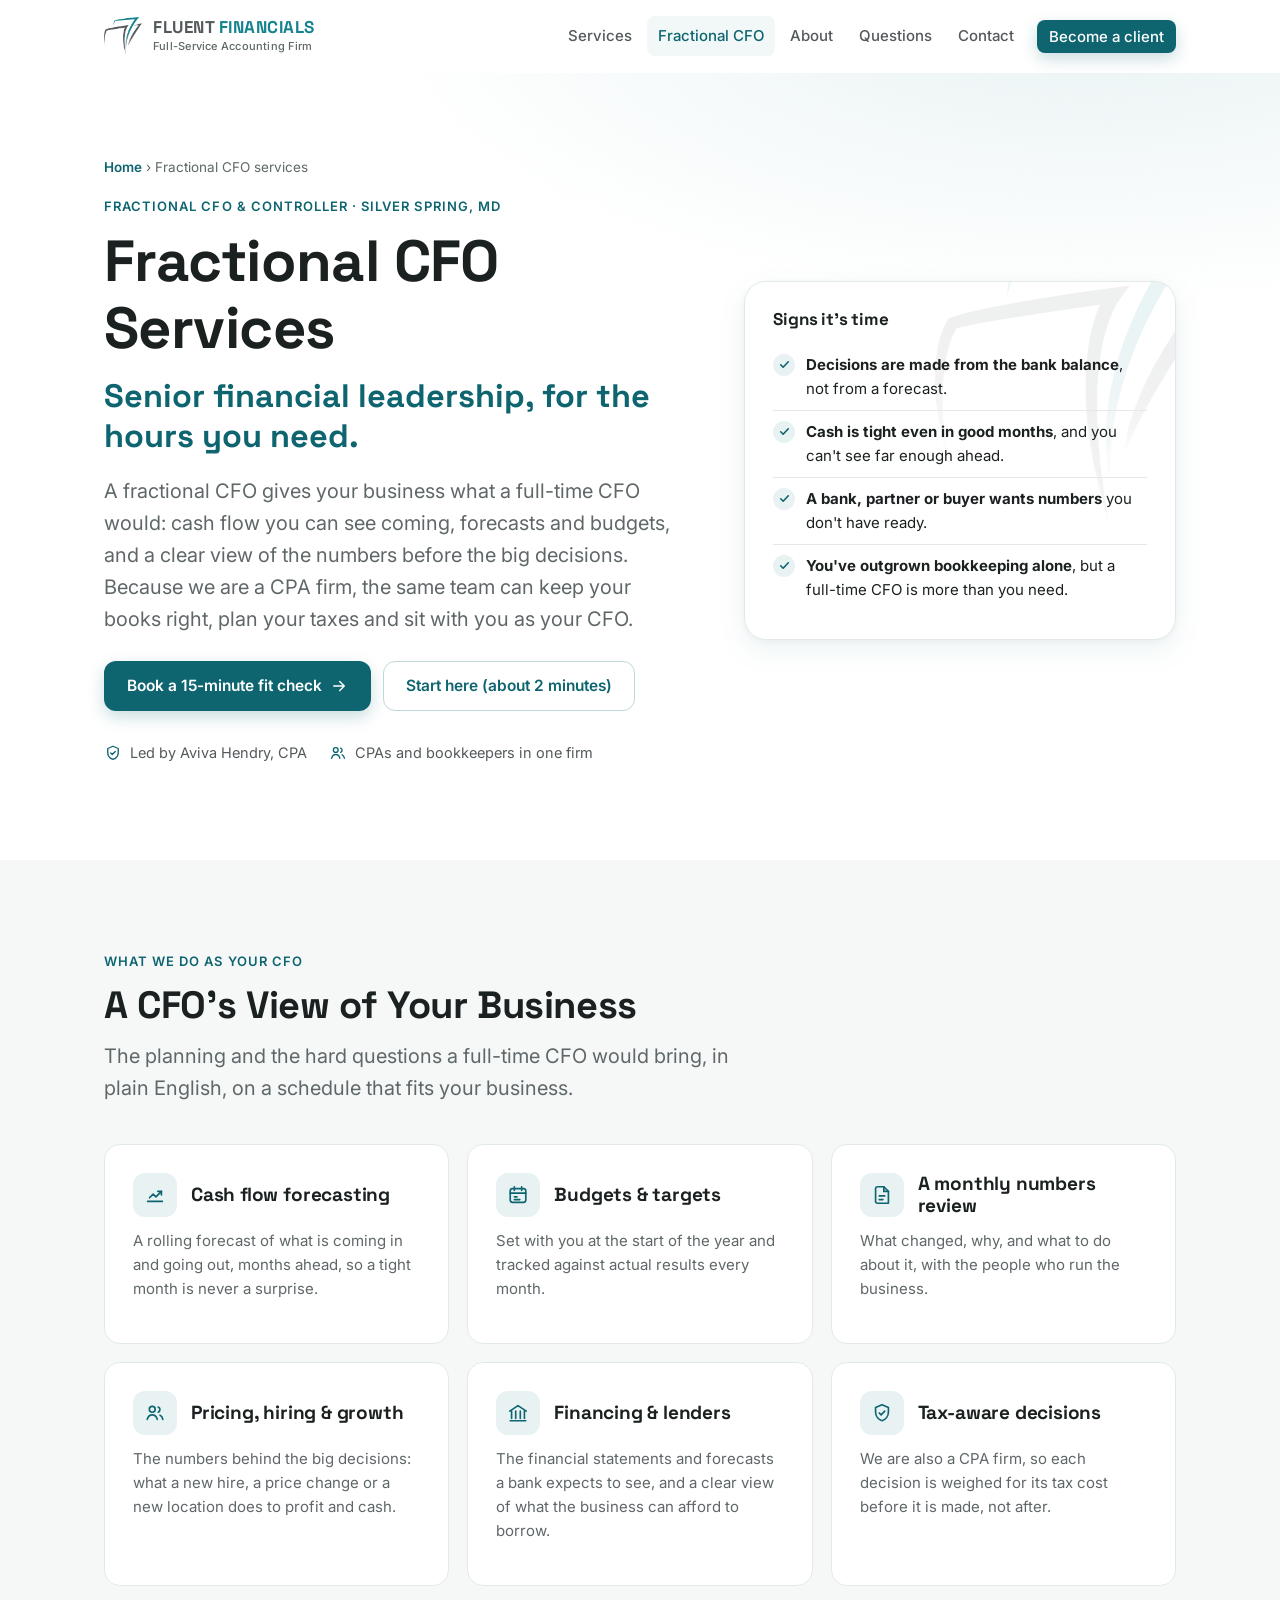
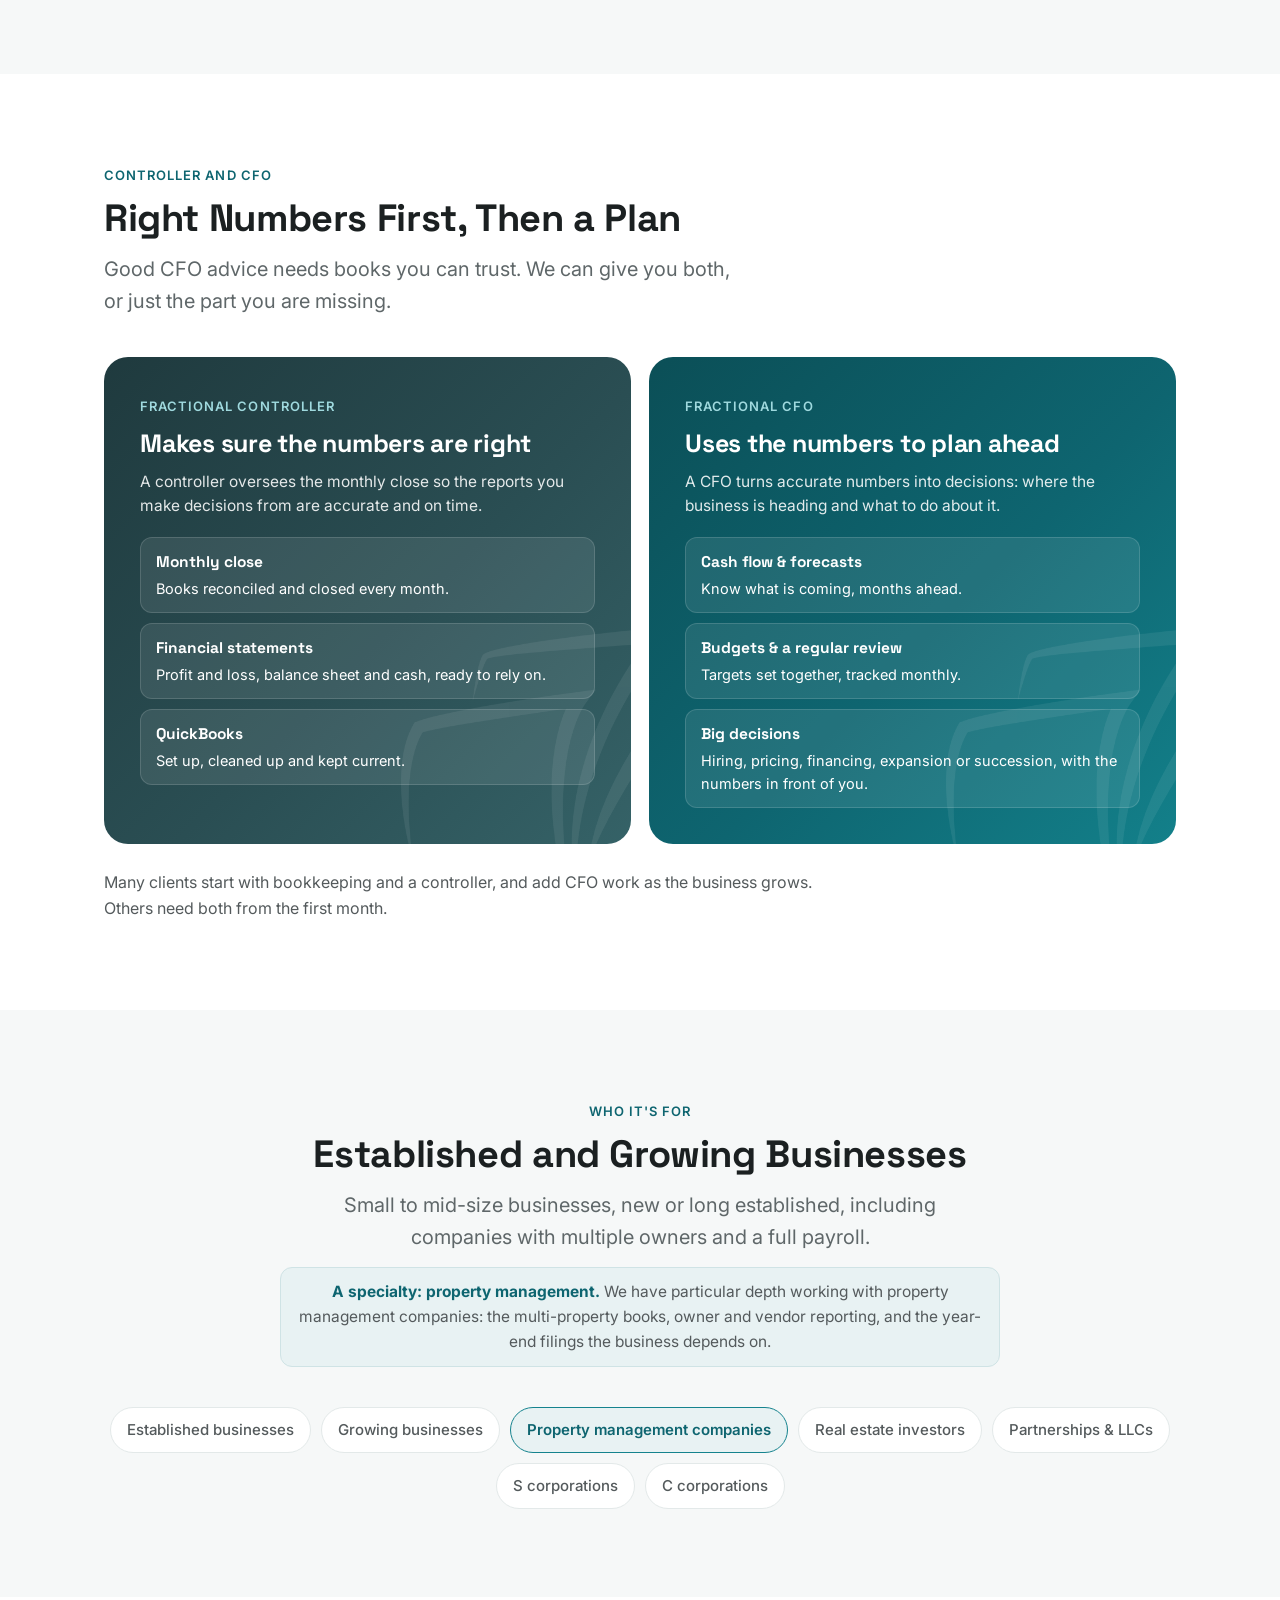
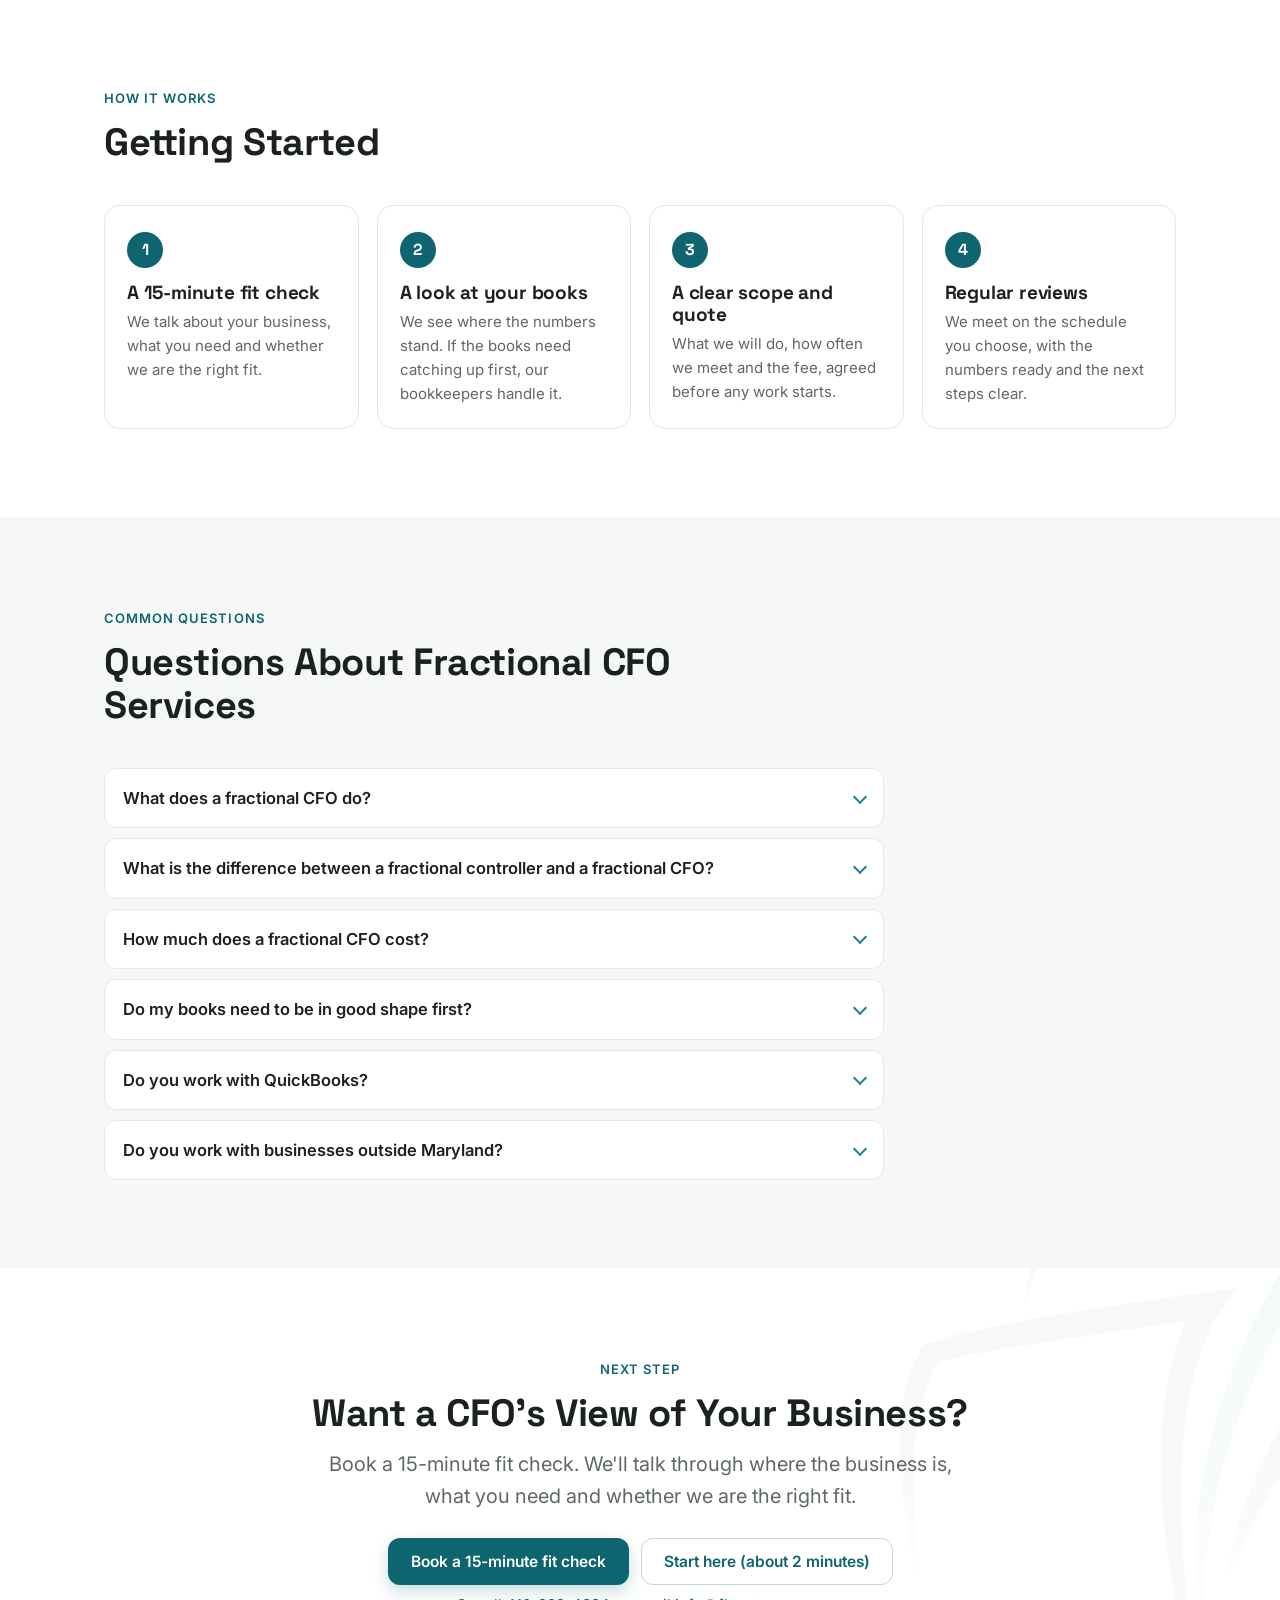
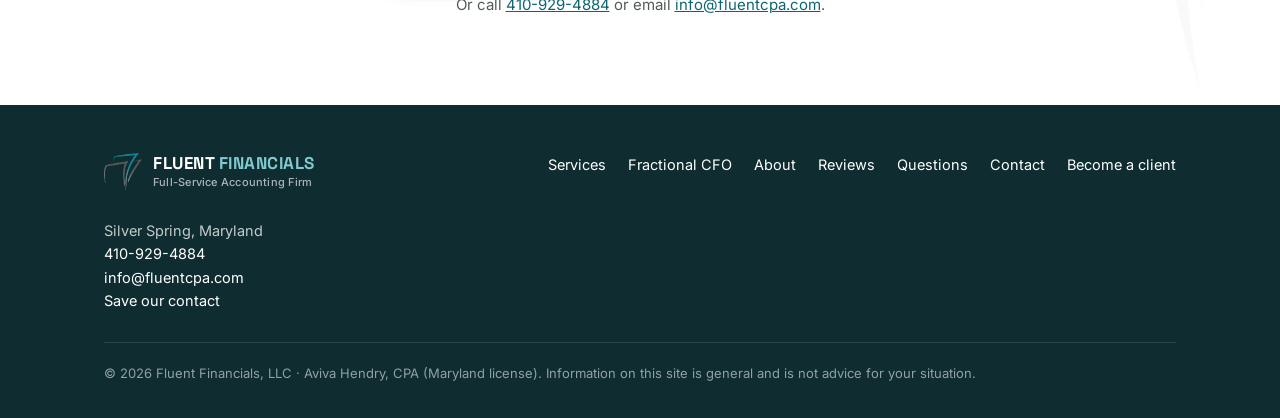
<file: fractional-cfo/index.html>
<!DOCTYPE html>
<html lang="en">
<head>
<!-- Google Analytics (GA4). Website only: never on the client portal. -->
<script async src="https://www.googletagmanager.com/gtag/js?id=G-VRHJ5FX9ZB"></script>
<script>window.dataLayer=window.dataLayer||[];function gtag(){dataLayer.push(arguments);}gtag('js',new Date());gtag('config','G-VRHJ5FX9ZB');</script>
<meta charset="UTF-8">
<meta name="viewport" content="width=device-width, initial-scale=1, viewport-fit=cover">
<title>Fractional CFO Services in Silver Spring, MD | Fluent Financials</title>
<meta name="description" content="Fractional CFO and controller services from a CPA firm in Silver Spring, MD: cash flow, forecasts, budgets and a monthly numbers review, for the hours you need.">
<link rel="canonical" href="https://www.fluentcpa.com/fractional-cfo/">
<meta property="og:type" content="website">
<meta property="og:title" content="Fractional CFO services | Fluent Financials, Silver Spring, MD">
<meta property="og:description" content="Senior financial leadership for the hours you need: cash flow, forecasts, budgets and the big decisions, from a CPA firm that can also keep your books and plan your taxes.">
<meta property="og:url" content="https://www.fluentcpa.com/fractional-cfo/">
<meta property="og:image" content="https://www.fluentcpa.com/assets/mark-512.png">
<link rel="icon" type="image/png" sizes="32x32" href="../assets/favicon-32.png">
<link rel="icon" type="image/png" sizes="192x192" href="../assets/favicon.png">
<link rel="apple-touch-icon" href="../assets/apple-touch-icon.png">
<link rel="preconnect" href="https://fonts.googleapis.com">
<link rel="preconnect" href="https://fonts.gstatic.com" crossorigin>
<link href="https://fonts.googleapis.com/css2?family=Inter:wght@400;500;600;700&family=Space+Grotesk:wght@500;600;700&display=swap" rel="stylesheet">
<link rel="stylesheet" href="../assets/site.css">
<script type="application/ld+json">
{
  "@context": "https://schema.org",
  "@type": "Service",
  "name": "Fractional CFO services",
  "serviceType": "Fractional CFO",
  "url": "https://www.fluentcpa.com/fractional-cfo/",
  "description": "Fractional CFO and fractional controller services from a CPA firm in Silver Spring, Maryland: cash flow forecasting, budgets and targets, a monthly numbers review, and the numbers behind pricing, hiring, financing and growth decisions.",
  "provider": {
    "@type": "AccountingService",
    "name": "Fluent Financials, LLC",
    "url": "https://www.fluentcpa.com/",
    "telephone": "+1-410-929-4884",
    "address": { "@type": "PostalAddress", "addressLocality": "Silver Spring", "addressRegion": "MD", "postalCode": "20902", "addressCountry": "US" }
  },
  "areaServed": [
    { "@type": "City", "name": "Silver Spring, Maryland" },
    { "@type": "AdministrativeArea", "name": "Montgomery County, Maryland" },
    { "@type": "State", "name": "Maryland" },
    { "@type": "City", "name": "Washington, DC" },
    { "@type": "State", "name": "Virginia" },
    { "@type": "State", "name": "New York" },
    { "@type": "State", "name": "New Jersey" }
  ],
  "hasOfferCatalog": { "@type": "OfferCatalog", "name": "Fractional CFO and controller services", "itemListElement": [
    { "@type": "Offer", "itemOffered": { "@type": "Service", "name": "Fractional CFO services" } },
    { "@type": "Offer", "itemOffered": { "@type": "Service", "name": "Fractional controller services" } },
    { "@type": "Offer", "itemOffered": { "@type": "Service", "name": "Cash flow forecasting" } },
    { "@type": "Offer", "itemOffered": { "@type": "Service", "name": "Budgeting and financial forecasting" } }
  ] }
}
</script>
<script type="application/ld+json">
{
  "@context": "https://schema.org",
  "@type": "BreadcrumbList",
  "itemListElement": [
    { "@type": "ListItem", "position": 1, "name": "Home", "item": "https://www.fluentcpa.com/" },
    { "@type": "ListItem", "position": 2, "name": "Fractional CFO services", "item": "https://www.fluentcpa.com/fractional-cfo/" }
  ]
}
</script>
<script type="application/ld+json">
{
 "@context": "https://schema.org",
 "@type": "FAQPage",
 "mainEntity": [
  {
   "@type": "Question",
   "name": "What does a fractional CFO do?",
   "acceptedAnswer": {
    "@type": "Answer",
    "text": "The same work as a full-time CFO, for the hours your business needs: forecasting cash flow, setting budgets and targets, reviewing the numbers with you every month, and working out what a big decision, like a new hire, a price change or a loan, does to profit and cash."
   }
  },
  {
   "@type": "Question",
   "name": "What is the difference between a fractional controller and a fractional CFO?",
   "acceptedAnswer": {
    "@type": "Answer",
    "text": "A controller makes sure your numbers are right: the monthly close, reconciliations and financial statements you can rely on. A CFO uses those numbers to plan ahead: cash flow, forecasts, budgets, pricing, financing and growth. Fractional means you get either one for the hours you need, without a full-time hire. Many clients start with bookkeeping and a controller, and add CFO work as the business grows."
   }
  },
  {
   "@type": "Question",
   "name": "How much does a fractional CFO cost?",
   "acceptedAnswer": {
    "@type": "Answer",
    "text": "It depends on how much you need: how often we meet, how much forecasting and reporting is involved, and whether we also keep the books. After a 15-minute fit check we give you a clear quote before any work starts. Either way it costs a fraction of a full-time CFO's salary."
   }
  },
  {
   "@type": "Question",
   "name": "Do my books need to be in good shape first?",
   "acceptedAnswer": {
    "@type": "Answer",
    "text": "No. If they need catching up or cleaning up, our bookkeepers do that first, so the forecasts and reviews start from numbers you can trust."
   }
  },
  {
   "@type": "Question",
   "name": "Do you work with QuickBooks?",
   "acceptedAnswer": {
    "@type": "Answer",
    "text": "Yes. We set up, clean up and maintain QuickBooks, and work from it for the monthly close and reporting."
   }
  },
  {
   "@type": "Question",
   "name": "Do you work with businesses outside Maryland?",
   "acceptedAnswer": {
    "@type": "Answer",
    "text": "Yes. We are based in Silver Spring, in Montgomery County, Maryland, and work with businesses across Washington DC, Maryland and Virginia, in New York and New Jersey, and in other states. Most of the work happens online, and meetings are by appointment."
   }
  }
 ]
}
</script>
<style>
  /* This page only. */
  .crumbs{font-size:13.5px;color:var(--muted);margin-bottom:14px;}
  .crumbs a{color:var(--teal-deep);text-decoration:none;font-weight:600;}
  .crumbs a:hover{text-decoration:underline;}
  .band .lede{font-family:'Space Grotesk',sans-serif;font-size:17px;color:#fff;margin:0 0 6px;}
  .after-ahead{max-width:720px;margin:26px 0 0;color:var(--slate);font-size:16px;}
  .cta-row{display:flex;gap:12px;flex-wrap:wrap;justify-content:center;margin-top:26px;}
</style>
</head>
<body>
<a class="skip" href="#main">Skip to content</a>

<header class="site-head" id="top">
  <div class="wrap head-row">
    <a class="brand" href="/" aria-label="Fluent Financials home">
      <img src="../assets/mark-512.png" alt="" width="38" height="38">
      <span class="brand-word">FLUENT<span> FINANCIALS</span><small>Full-Service Accounting Firm</small></span>
    </a>
    <button class="menu-btn" aria-label="Open menu" aria-expanded="false" aria-controls="nav"><span></span><span></span><span></span></button>
    <nav class="nav" id="nav" aria-label="Main">
      <a href="/#services">Services</a>
      <a href="/fractional-cfo/" aria-current="page">Fractional CFO</a>
      <a href="/#about">About</a>
      <a href="#faq">Questions</a>
      <a href="/#contact">Contact</a>
      <a class="btn btn-primary btn-sm" href="/start.html">Become a client</a>
    </nav>
  </div>
</header>

<main id="main">

  <!-- Hero -->
  <section class="hero">
    <div class="wrap hero-grid">
      <div>
        <nav class="crumbs" aria-label="Breadcrumb"><a href="/">Home</a> › Fractional CFO services</nav>
        <span class="eyebrow">Fractional CFO &amp; controller · Silver Spring, MD</span>
        <h1>Fractional CFO Services<span class="h1-sub">Senior financial leadership, for the hours you need.</span></h1>
        <p class="lead">A fractional CFO gives your business what a full-time CFO would: cash flow you can see coming, forecasts and budgets, and a clear view of the numbers before the big decisions. Because we are a CPA firm, the same team can keep your books right, plan your taxes and sit with you as your CFO.</p>
        <div class="cta">
          <a class="btn btn-primary" href="https://calendar.app.google/BtsU65bDQKpgyYo2A" target="_blank" rel="noopener">Book a 15-minute fit check
            <svg width="18" height="18" viewBox="0 0 24 24" fill="none" aria-hidden="true"><path d="M5 12h14M13 6l6 6-6 6" stroke="currentColor" stroke-width="2" stroke-linecap="round" stroke-linejoin="round"/></svg></a>
          <a class="btn btn-ghost" href="/start.html">Start here (about 2 minutes)</a>
        </div>
        <ul class="trust">
          <li><svg width="18" height="18" viewBox="0 0 24 24" fill="none" aria-hidden="true"><path d="M12 3l7 3v5c0 4.4-3 8.3-7 9.5C8 19.3 5 15.4 5 11V6l7-3z" stroke="#0E6570" stroke-width="1.8" stroke-linejoin="round"/><path d="M9 12l2 2 4-4" stroke="#0E6570" stroke-width="1.8" stroke-linecap="round" stroke-linejoin="round"/></svg>Led by Aviva Hendry, CPA</li>
          <li><svg width="18" height="18" viewBox="0 0 24 24" fill="none" aria-hidden="true"><circle cx="9" cy="8" r="3.2" stroke="#0E6570" stroke-width="1.8"/><path d="M3.5 19c.8-3.2 3-5 5.5-5s4.7 1.8 5.5 5M15.5 5.5a3 3 0 010 5.6M17.5 14.4c1.6.7 2.7 2.3 3 4.6" stroke="#0E6570" stroke-width="1.8" stroke-linecap="round"/></svg>CPAs and bookkeepers in one firm</li>
        </ul>
      </div>
      <aside class="hero-card" aria-label="Signs it is time for a fractional CFO">
        <img class="mark-bg" src="../assets/mark-512.png" alt="">
        <h3>Signs it's time</h3>
        <ul class="checks">
          <li><span class="tick"><svg width="13" height="13" viewBox="0 0 24 24" fill="none" aria-hidden="true"><path d="M5 12.5l4.5 4.5L19 7" stroke="currentColor" stroke-width="3" stroke-linecap="round" stroke-linejoin="round"/></svg></span><span><b>Decisions are made from the bank balance</b>, not from a forecast.</span></li>
          <li><span class="tick"><svg width="13" height="13" viewBox="0 0 24 24" fill="none" aria-hidden="true"><path d="M5 12.5l4.5 4.5L19 7" stroke="currentColor" stroke-width="3" stroke-linecap="round" stroke-linejoin="round"/></svg></span><span><b>Cash is tight even in good months</b>, and you can't see far enough ahead.</span></li>
          <li><span class="tick"><svg width="13" height="13" viewBox="0 0 24 24" fill="none" aria-hidden="true"><path d="M5 12.5l4.5 4.5L19 7" stroke="currentColor" stroke-width="3" stroke-linecap="round" stroke-linejoin="round"/></svg></span><span><b>A bank, partner or buyer wants numbers</b> you don't have ready.</span></li>
          <li><span class="tick"><svg width="13" height="13" viewBox="0 0 24 24" fill="none" aria-hidden="true"><path d="M5 12.5l4.5 4.5L19 7" stroke="currentColor" stroke-width="3" stroke-linecap="round" stroke-linejoin="round"/></svg></span><span><b>You've outgrown bookkeeping alone</b>, but a full-time CFO is more than you need.</span></li>
        </ul>
      </aside>
    </div>
  </section>

  <!-- What a fractional CFO does -->
  <section id="what" class="alt">
    <div class="wrap">
      <div class="section-head">
        <span class="eyebrow">What we do as your CFO</span>
        <h2>A CFO's View of Your Business</h2>
        <p class="lead">The planning and the hard questions a full-time CFO would bring, in plain English, on a schedule that fits your business.</p>
      </div>
      <div class="grid g3 pillars">
        <article class="card pillar">
          <div class="pillar-head"><div class="icon"><svg width="22" height="22" viewBox="0 0 24 24" fill="none" aria-hidden="true"><path d="M4 19h16M6 15l4-4 3 3 6-6" stroke="currentColor" stroke-width="1.8" stroke-linecap="round" stroke-linejoin="round"/><path d="M15 8h4v4" stroke="currentColor" stroke-width="1.8" stroke-linecap="round" stroke-linejoin="round"/></svg></div>
            <h3>Cash flow forecasting</h3></div>
          <p>A rolling forecast of what is coming in and going out, months ahead, so a tight month is never a surprise.</p>
        </article>
        <article class="card pillar">
          <div class="pillar-head"><div class="icon"><svg width="22" height="22" viewBox="0 0 24 24" fill="none" aria-hidden="true"><rect x="3.5" y="5" width="17" height="15" rx="2.5" stroke="currentColor" stroke-width="1.8"/><path d="M3.5 10h17M8 3v4M16 3v4M8 14h3M8 17h6" stroke="currentColor" stroke-width="1.8" stroke-linecap="round"/></svg></div>
            <h3>Budgets &amp; targets</h3></div>
          <p>Set with you at the start of the year and tracked against actual results every month.</p>
        </article>
        <article class="card pillar">
          <div class="pillar-head"><div class="icon"><svg width="22" height="22" viewBox="0 0 24 24" fill="none" aria-hidden="true"><path d="M7 3h7l5 5v13H7a2 2 0 01-2-2V5a2 2 0 012-2z" stroke="currentColor" stroke-width="1.8" stroke-linejoin="round"/><path d="M14 3v5h5M9 13h6M9 17h4" stroke="currentColor" stroke-width="1.8" stroke-linecap="round"/></svg></div>
            <h3>A monthly numbers review</h3></div>
          <p>What changed, why, and what to do about it, with the people who run the business.</p>
        </article>
        <article class="card pillar">
          <div class="pillar-head"><div class="icon"><svg width="22" height="22" viewBox="0 0 24 24" fill="none" aria-hidden="true"><circle cx="9" cy="8" r="3.2" stroke="currentColor" stroke-width="1.8"/><path d="M3.5 19c.8-3.2 3-5 5.5-5s4.7 1.8 5.5 5M15.5 5.5a3 3 0 010 5.6M17.5 14.4c1.6.7 2.7 2.3 3 4.6" stroke="currentColor" stroke-width="1.8" stroke-linecap="round"/></svg></div>
            <h3>Pricing, hiring &amp; growth</h3></div>
          <p>The numbers behind the big decisions: what a new hire, a price change or a new location does to profit and cash.</p>
        </article>
        <article class="card pillar">
          <div class="pillar-head"><div class="icon"><svg width="22" height="22" viewBox="0 0 24 24" fill="none" aria-hidden="true"><path d="M3 10l9-6 9 6M5 10v8M9.5 10v8M14.5 10v8M19 10v8M3.5 20.5h17" stroke="currentColor" stroke-width="1.8" stroke-linecap="round" stroke-linejoin="round"/></svg></div>
            <h3>Financing &amp; lenders</h3></div>
          <p>The financial statements and forecasts a bank expects to see, and a clear view of what the business can afford to borrow.</p>
        </article>
        <article class="card pillar">
          <div class="pillar-head"><div class="icon"><svg width="22" height="22" viewBox="0 0 24 24" fill="none" aria-hidden="true"><path d="M12 3l7 3v5c0 4.4-3 8.3-7 9.5C8 19.3 5 15.4 5 11V6l7-3z" stroke="currentColor" stroke-width="1.8" stroke-linejoin="round"/><path d="M9 12l2 2 4-4" stroke="currentColor" stroke-width="1.8" stroke-linecap="round" stroke-linejoin="round"/></svg></div>
            <h3>Tax-aware decisions</h3></div>
          <p>We are also a CPA firm, so each decision is weighed for its tax cost before it is made, not after.</p>
        </article>
      </div>
    </div>
  </section>

  <!-- Controller and CFO -->
  <section>
    <div class="wrap">
      <div class="section-head">
        <span class="eyebrow">Controller and CFO</span>
        <h2>Right Numbers First, Then a Plan</h2>
        <p class="lead">Good CFO advice needs books you can trust. We can give you both, or just the part you are missing.</p>
      </div>
      <div class="ahead">
        <div class="band band-alt">
          <span class="eyebrow" style="color:#9FD9DE;">Fractional controller</span>
          <h3>Makes sure the numbers are right</h3>
          <p>A controller oversees the monthly close so the reports you make decisions from are accurate and on time.</p>
          <ul>
            <li><b>Monthly close</b>Books reconciled and closed every month.</li>
            <li><b>Financial statements</b>Profit and loss, balance sheet and cash, ready to rely on.</li>
            <li><b>QuickBooks</b>Set up, cleaned up and kept current.</li>
          </ul>
        </div>
        <div class="band">
          <span class="eyebrow" style="color:#9FD9DE;">Fractional CFO</span>
          <h3>Uses the numbers to plan ahead</h3>
          <p>A CFO turns accurate numbers into decisions: where the business is heading and what to do about it.</p>
          <ul>
            <li><b>Cash flow &amp; forecasts</b>Know what is coming, months ahead.</li>
            <li><b>Budgets &amp; a regular review</b>Targets set together, tracked monthly.</li>
            <li><b>Big decisions</b>Hiring, pricing, financing, expansion or succession, with the numbers in front of you.</li>
          </ul>
        </div>
      </div>
      <p class="after-ahead">Many clients start with bookkeeping and a controller, and add CFO work as the business grows. Others need both from the first month.</p>
    </div>
  </section>

  <!-- Who it's for -->
  <section class="center alt">
    <div class="wrap">
      <div class="section-head center">
        <span class="eyebrow">Who it's for</span>
        <h2>Established and Growing Businesses</h2>
        <p class="lead">Small to mid-size businesses, new or long established, including companies with multiple owners and a full payroll.</p>
        <p class="niche"><b>A specialty: property management.</b> We have particular depth working with property management companies: the multi-property books, owner and vendor reporting, and the year-end filings the business depends on.</p>
      </div>
      <div class="chips" role="list">
        <span class="chip" role="listitem">Established businesses</span>
        <span class="chip" role="listitem">Growing businesses</span>
        <span class="chip chip-hi" role="listitem">Property management companies</span>
        <span class="chip" role="listitem">Real estate investors</span>
        <span class="chip" role="listitem">Partnerships &amp; LLCs</span>
        <span class="chip" role="listitem">S corporations</span>
        <span class="chip" role="listitem">C corporations</span>
      </div>
    </div>
  </section>

  <!-- How it works -->
  <section id="how">
    <div class="wrap">
      <div class="section-head">
        <span class="eyebrow">How it works</span>
        <h2>Getting Started</h2>
      </div>
      <div class="steps">
        <div class="step"><h3>A 15-minute fit check</h3><p>We talk about your business, what you need and whether we are the right fit.</p></div>
        <div class="step"><h3>A look at your books</h3><p>We see where the numbers stand. If the books need catching up first, our bookkeepers handle it.</p></div>
        <div class="step"><h3>A clear scope and quote</h3><p>What we will do, how often we meet and the fee, agreed before any work starts.</p></div>
        <div class="step"><h3>Regular reviews</h3><p>We meet on the schedule you choose, with the numbers ready and the next steps clear.</p></div>
      </div>
    </div>
  </section>

  <!-- Questions -->
  <section id="faq" class="alt">
    <div class="wrap">
      <div class="section-head">
        <span class="eyebrow">Common questions</span>
        <h2>Questions About Fractional CFO Services</h2>
      </div>
      <div class="faq">
        <details class="faq-item"><summary>What does a fractional CFO do?</summary><p>The same work as a full-time CFO, for the hours your business needs: forecasting cash flow, setting budgets and targets, reviewing the numbers with you every month, and working out what a big decision, like a new hire, a price change or a loan, does to profit and cash.</p></details>
        <details class="faq-item"><summary>What is the difference between a fractional controller and a fractional CFO?</summary><p>A controller makes sure your numbers are right: the monthly close, reconciliations and financial statements you can rely on. A CFO uses those numbers to plan ahead: cash flow, forecasts, budgets, pricing, financing and growth. Fractional means you get either one for the hours you need, without a full-time hire. Many clients start with bookkeeping and a controller, and add CFO work as the business grows.</p></details>
        <details class="faq-item"><summary>How much does a fractional CFO cost?</summary><p>It depends on how much you need: how often we meet, how much forecasting and reporting is involved, and whether we also keep the books. After a 15-minute fit check we give you a clear quote before any work starts. Either way it costs a fraction of a full-time CFO's salary.</p></details>
        <details class="faq-item"><summary>Do my books need to be in good shape first?</summary><p>No. If they need catching up or cleaning up, our bookkeepers do that first, so the forecasts and reviews start from numbers you can trust.</p></details>
        <details class="faq-item"><summary>Do you work with QuickBooks?</summary><p>Yes. We set up, clean up and maintain QuickBooks, and work from it for the monthly close and reporting.</p></details>
        <details class="faq-item"><summary>Do you work with businesses outside Maryland?</summary><p>Yes. We are based in Silver Spring, in Montgomery County, Maryland, and work with businesses across Washington DC, Maryland and Virginia, in New York and New Jersey, and in other states. Most of the work happens online, and meetings are by appointment.</p></details>
      </div>
    </div>
  </section>

  <!-- Call to action -->
  <section id="contact" class="center">
    <div class="wrap">
      <div class="section-head center" style="margin-bottom:0;">
        <span class="eyebrow">Next step</span>
        <h2>Want a CFO's View of Your Business?</h2>
        <p class="lead">Book a 15-minute fit check. We'll talk through where the business is, what you need and whether we are the right fit.</p>
        <div class="cta-row">
          <a class="btn btn-primary" href="https://calendar.app.google/BtsU65bDQKpgyYo2A" target="_blank" rel="noopener">Book a 15-minute fit check</a>
          <a class="btn btn-ghost" href="/start.html">Start here (about 2 minutes)</a>
        </div>
        <p class="where">Or call <a href="tel:+14109294884">410-929-4884</a> or email <a href="mailto:info@fluentcpa.com">info@fluentcpa.com</a>.</p>
      </div>
    </div>
  </section>
</main>

<footer class="site-foot">
  <div class="wrap">
    <div class="foot-row">
      <a class="brand" href="/" aria-label="Fluent Financials home">
        <img src="../assets/mark-512.png" alt="" width="34" height="34">
        <span class="brand-word">FLUENT<span> FINANCIALS</span><small>Full-Service Accounting Firm</small></span>
      </a>
      <nav class="foot-links" aria-label="Footer">
        <a href="/#services">Services</a><a href="/fractional-cfo/">Fractional CFO</a><a href="/#about">About</a><a href="/#reviews">Reviews</a><a href="/#faq">Questions</a><a href="/#contact">Contact</a><a href="/start.html">Become a client</a>
      </nav>
      <div>
        Silver Spring, Maryland<br>
        <a href="tel:+14109294884">410-929-4884</a><br>
        <a href="mailto:info@fluentcpa.com">info@fluentcpa.com</a><br>
        <a href="/#save">Save our contact</a>
      </div>
    </div>
    <div class="foot-legal">© <span id="yr">2026</span> Fluent Financials, LLC · Aviva Hendry, CPA (Maryland license). Information on this site is general and is not advice for your situation.</div>
  </div>
</footer>

<!-- Phones only: always-visible quick actions. -->
<nav class="mobile-bar" aria-label="Quick contact">
  <a class="mb-icon" href="tel:+14109294884" aria-label="Call 410-929-4884"><svg width="20" height="20" viewBox="0 0 24 24" fill="none" aria-hidden="true"><path d="M5 4h4l2 5-2.5 1.5a11 11 0 005 5L15 13l5 2v4a2 2 0 01-2 2A16 16 0 013 6a2 2 0 012-2z" stroke="currentColor" stroke-width="1.9" stroke-linejoin="round"/></svg><span>Call</span></a>
  <a class="mb-save" href="../assets/fluent-financials.vcf"><svg width="22" height="22" viewBox="0 0 24 24" fill="none" aria-hidden="true"><circle cx="10" cy="8" r="3.5" stroke="currentColor" stroke-width="2"/><path d="M3.5 20c.8-3.6 3.4-5.6 6.5-5.6 1.2 0 2.3.3 3.2.8M18 14v6M15 17h6" stroke="currentColor" stroke-width="2" stroke-linecap="round"/></svg>Save contact</a>
  <a class="mb-icon" href="mailto:info@fluentcpa.com" aria-label="Email info@fluentcpa.com"><svg width="20" height="20" viewBox="0 0 24 24" fill="none" aria-hidden="true"><rect x="3" y="5" width="18" height="14" rx="2.5" stroke="currentColor" stroke-width="1.9"/><path d="M4 7l8 6 8-6" stroke="currentColor" stroke-width="1.9" stroke-linejoin="round"/></svg><span>Email</span></a>
</nav>

<script src="../assets/motion.js" defer></script>
<script>
  // Mobile menu, header shadow on scroll, current year.
  (function () {
    var btn = document.querySelector('.menu-btn'), nav = document.getElementById('nav'), head = document.querySelector('.site-head');
    btn.addEventListener('click', function () {
      var open = nav.classList.toggle('open');
      btn.setAttribute('aria-expanded', open ? 'true' : 'false');
      btn.setAttribute('aria-label', open ? 'Close menu' : 'Open menu');
    });
    nav.addEventListener('click', function (e) { if (e.target.tagName === 'A') { nav.classList.remove('open'); btn.setAttribute('aria-expanded', 'false'); } });
    var onScroll = function () { head.classList.toggle('scrolled', window.scrollY > 8); };
    window.addEventListener('scroll', onScroll, { passive: true }); onScroll();
    document.getElementById('yr').textContent = new Date().getFullYear();
  })();
</script>
</body>
</html>
</file>
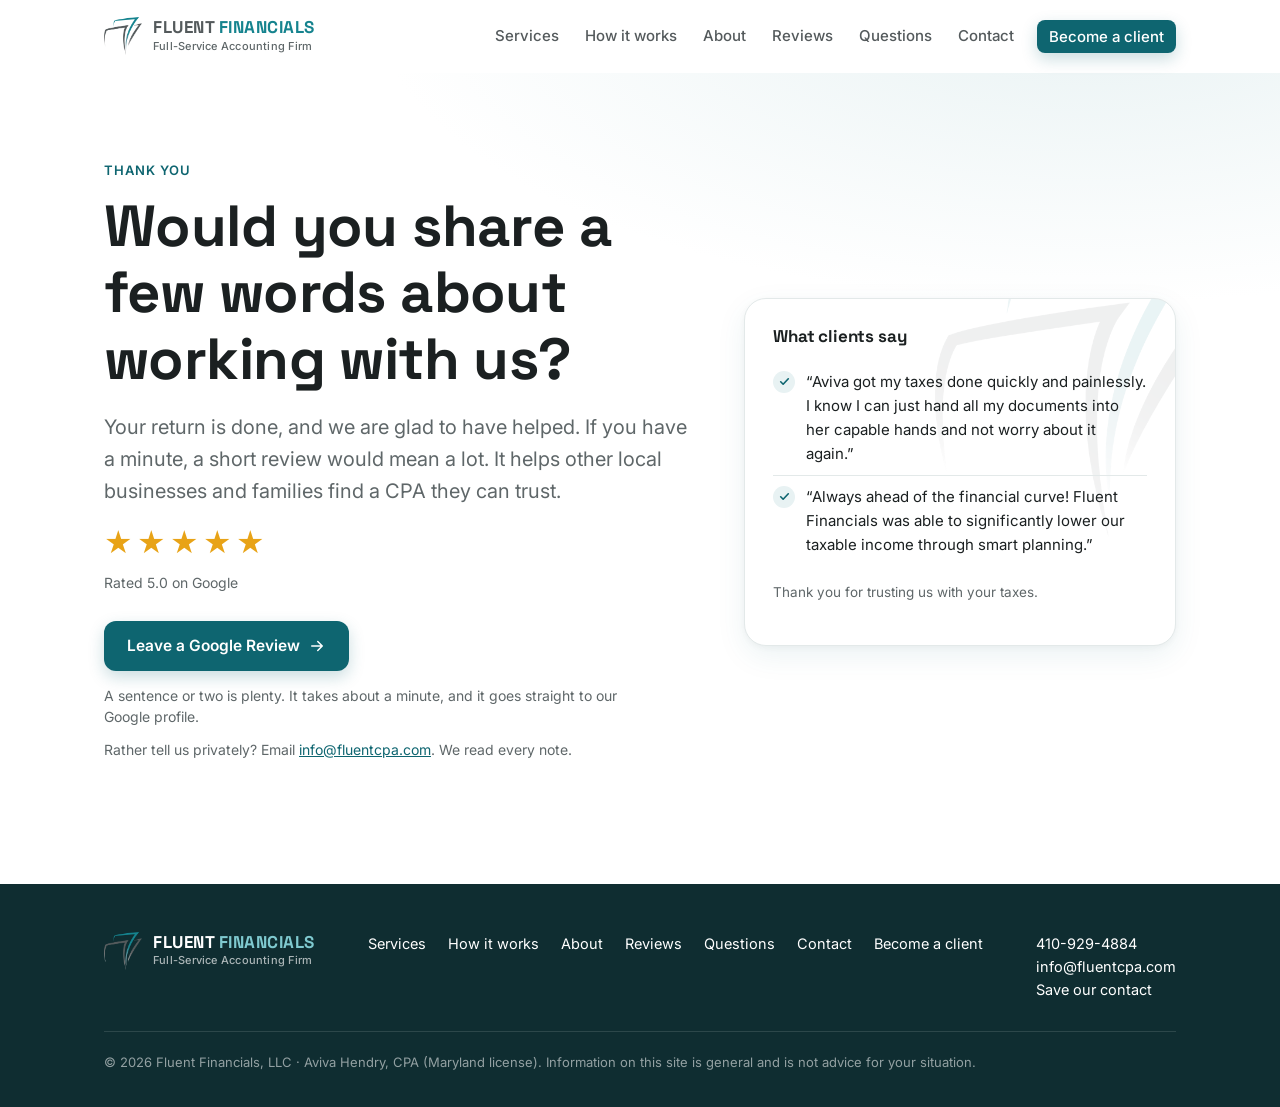
<file: review.html>
<!DOCTYPE html>
<html lang="en">
<head>
<!-- Google Analytics (GA4). Website only: never on the client portal. -->
<script async src="https://www.googletagmanager.com/gtag/js?id=G-VRHJ5FX9ZB"></script>
<script>window.dataLayer=window.dataLayer||[];function gtag(){dataLayer.push(arguments);}gtag('js',new Date());gtag('config','G-VRHJ5FX9ZB');</script>
<meta charset="UTF-8">
<meta name="viewport" content="width=device-width, initial-scale=1, viewport-fit=cover">
<title>Leave a Review | Fluent Financials</title>
<meta name="description" content="Enjoyed working with Fluent Financials? Share a few words about your experience. Your review helps other local businesses find a CPA they can trust.">
<link rel="canonical" href="https://www.fluentcpa.com/review.html">
<meta property="og:type" content="website">
<meta property="og:title" content="Leave a Review | Fluent Financials">
<meta property="og:description" content="Share a few words about your experience with Fluent Financials.">
<meta property="og:url" content="https://www.fluentcpa.com/review.html">
<meta property="og:image" content="https://www.fluentcpa.com/assets/mark-512.png">
<link rel="icon" type="image/png" sizes="32x32" href="assets/favicon-32.png">
<link rel="icon" type="image/png" sizes="192x192" href="assets/favicon.png">
<link rel="apple-touch-icon" href="assets/apple-touch-icon.png">
<link rel="preconnect" href="https://fonts.googleapis.com">
<link rel="preconnect" href="https://fonts.gstatic.com" crossorigin>
<link href="https://fonts.googleapis.com/css2?family=Inter:wght@400;500;600;700&family=Space+Grotesk:wght@500;600;700&display=swap" rel="stylesheet">
<link rel="stylesheet" href="assets/site.css">
</head>
<body>
<a class="skip" href="#main">Skip to content</a>

<header class="site-head" id="top">
  <div class="wrap head-row">
    <a class="brand" href="index.html" aria-label="Fluent Financials home">
      <img src="assets/mark-512.png" alt="" width="38" height="38">
      <span class="brand-word">FLUENT<span> FINANCIALS</span><small>Full-Service Accounting Firm</small></span>
    </a>
    <button class="menu-btn" aria-label="Open menu" aria-expanded="false" aria-controls="nav"><span></span><span></span><span></span></button>
    <nav class="nav" id="nav" aria-label="Main">
      <a href="index.html#services">Services</a>
      <a href="index.html#how">How it works</a>
      <a href="index.html#about">About</a>
      <a href="index.html#reviews">Reviews</a><a href="index.html#faq">Questions</a>
      <a href="index.html#contact">Contact</a>
      <a class="btn btn-primary btn-sm" href="start.html">Become a client</a>
    </nav>
  </div>
</header>

<main id="main">

  <!-- Review ask -->
  <section class="hero">
    <div class="wrap hero-grid">
      <div>
        <span class="eyebrow">Thank you</span>
        <h1>Would you share a few words about working with us?</h1>
        <p class="lead">Your return is done, and we are glad to have helped. If you have a minute, a short review would mean a lot. It helps other local businesses and families find a CPA they can trust.</p>
        <p class="stars" aria-label="Rated 5.0 out of 5 on Google" style="font-size:28px;letter-spacing:4px;color:#E8A317;margin:0 0 6px;">★★★★★</p>
        <p class="cta-note" style="margin-top:0;">Rated 5.0 on Google</p>
        <div class="cta">
          <a class="btn btn-primary" href="https://g.page/r/CZU8tZWrV4AFEAE/review" target="_blank" rel="noopener">Leave a Google Review
            <svg width="18" height="18" viewBox="0 0 24 24" fill="none" aria-hidden="true"><path d="M5 12h14M13 6l6 6-6 6" stroke="currentColor" stroke-width="2" stroke-linecap="round" stroke-linejoin="round"/></svg></a>
        </div>
        <p class="cta-note">A sentence or two is plenty. It takes about a minute, and it goes straight to our Google profile.</p>
        <p class="cta-note">Rather tell us privately? Email <a href="mailto:info@fluentcpa.com">info@fluentcpa.com</a>. We read every note.</p>
      </div>
      <aside class="hero-card" aria-label="What clients say">
        <img class="mark-bg" src="assets/mark-512.png" alt="">
        <h3>What clients say</h3>
        <ul class="checks">
          <li><span class="tick"><svg width="13" height="13" viewBox="0 0 24 24" fill="none" aria-hidden="true"><path d="M5 12.5l4.5 4.5L19 7" stroke="currentColor" stroke-width="3" stroke-linecap="round" stroke-linejoin="round"/></svg></span><span>&ldquo;Aviva got my taxes done quickly and painlessly. I know I can just hand all my documents into her capable hands and not worry about it again.&rdquo;</span></li>
          <li><span class="tick"><svg width="13" height="13" viewBox="0 0 24 24" fill="none" aria-hidden="true"><path d="M5 12.5l4.5 4.5L19 7" stroke="currentColor" stroke-width="3" stroke-linecap="round" stroke-linejoin="round"/></svg></span><span>&ldquo;Always ahead of the financial curve! Fluent Financials was able to significantly lower our taxable income through smart planning.&rdquo;</span></li>
        </ul>
        <p class="foot">Thank you for trusting us with your taxes.</p>
      </aside>
    </div>
  </section>

</main>

<footer class="site-foot">
  <div class="wrap">
    <div class="foot-row">
      <a class="brand" href="#top" aria-label="Back to top">
        <img src="assets/mark-512.png" alt="" width="34" height="34">
        <span class="brand-word">FLUENT<span> FINANCIALS</span><small>Full-Service Accounting Firm</small></span>
      </a>
      <nav class="foot-links" aria-label="Footer">
        <a href="index.html#services">Services</a><a href="index.html#how">How it works</a><a href="index.html#about">About</a><a href="index.html#reviews">Reviews</a><a href="index.html#faq">Questions</a><a href="index.html#contact">Contact</a><a href="start.html">Become a client</a>
      </nav>
      <div>
        <a href="tel:+14109294884">410-929-4884</a><br>
        <a href="mailto:info@fluentcpa.com">info@fluentcpa.com</a><br>
        <a class="js-save-contact" href="#save">Save our contact</a>
      </div>
    </div>
    <div class="foot-legal">© <span id="yr">2026</span> Fluent Financials, LLC · Aviva Hendry, CPA (Maryland license). Information on this site is general and is not advice for your situation.</div>
  </div>
</footer>

<!-- Phones only: always-visible quick actions, with "Save contact" as the main one. -->
<nav class="mobile-bar" aria-label="Quick contact">
  <a class="mb-icon" href="tel:+14109294884" aria-label="Call 410-929-4884"><svg width="20" height="20" viewBox="0 0 24 24" fill="none" aria-hidden="true"><path d="M5 4h4l2 5-2.5 1.5a11 11 0 005 5L15 13l5 2v4a2 2 0 01-2 2A16 16 0 013 6a2 2 0 012-2z" stroke="currentColor" stroke-width="1.9" stroke-linejoin="round"/></svg><span>Call</span></a>
  <a class="mb-save" href="assets/fluent-financials.vcf"><svg width="22" height="22" viewBox="0 0 24 24" fill="none" aria-hidden="true"><circle cx="10" cy="8" r="3.5" stroke="currentColor" stroke-width="2"/><path d="M3.5 20c.8-3.6 3.4-5.6 6.5-5.6 1.2 0 2.3.3 3.2.8M18 14v6M15 17h6" stroke="currentColor" stroke-width="2" stroke-linecap="round"/></svg>Save contact</a>
  <a class="mb-icon" href="mailto:info@fluentcpa.com" aria-label="Email info@fluentcpa.com"><svg width="20" height="20" viewBox="0 0 24 24" fill="none" aria-hidden="true"><rect x="3" y="5" width="18" height="14" rx="2.5" stroke="currentColor" stroke-width="1.9"/><path d="M4 7l8 6 8-6" stroke="currentColor" stroke-width="1.9" stroke-linejoin="round"/></svg><span>Email</span></a>
</nav>

<script src="assets/motion.js" defer></script>
<script>
  // Mobile menu, header shadow on scroll, current year, and "Save our contact" straight to the card on phones.
  (function () {
    var btn = document.querySelector('.menu-btn'), nav = document.getElementById('nav'), head = document.querySelector('.site-head');
    btn.addEventListener('click', function () {
      var open = nav.classList.toggle('open');
      btn.setAttribute('aria-expanded', open ? 'true' : 'false');
      btn.setAttribute('aria-label', open ? 'Close menu' : 'Open menu');
    });
    nav.addEventListener('click', function (e) { if (e.target.tagName === 'A') { nav.classList.remove('open'); btn.setAttribute('aria-expanded', 'false'); } });
    var onScroll = function () { head.classList.toggle('scrolled', window.scrollY > 8); };
    window.addEventListener('scroll', onScroll, { passive: true }); onScroll();
    document.getElementById('yr').textContent = new Date().getFullYear();
    // On a phone there is nothing to scan: these links open the contact card directly.
    if (window.matchMedia && window.matchMedia('(hover: none) and (pointer: coarse)').matches) {
      Array.prototype.forEach.call(document.querySelectorAll('.js-save-contact'), function (a) { a.setAttribute('href', 'assets/fluent-financials.vcf'); });
      // The bottom bar steps aside while the big save card itself is on screen.
      var bar = document.querySelector('.mobile-bar'), card = document.getElementById('save');
      if (bar && card && 'IntersectionObserver' in window) {
        new IntersectionObserver(function (entries) { bar.classList.toggle('away', entries[0].isIntersecting); }, { threshold: 0.35 }).observe(card);
      }
    }
  })();
</script>
</body>
</html>
</file>
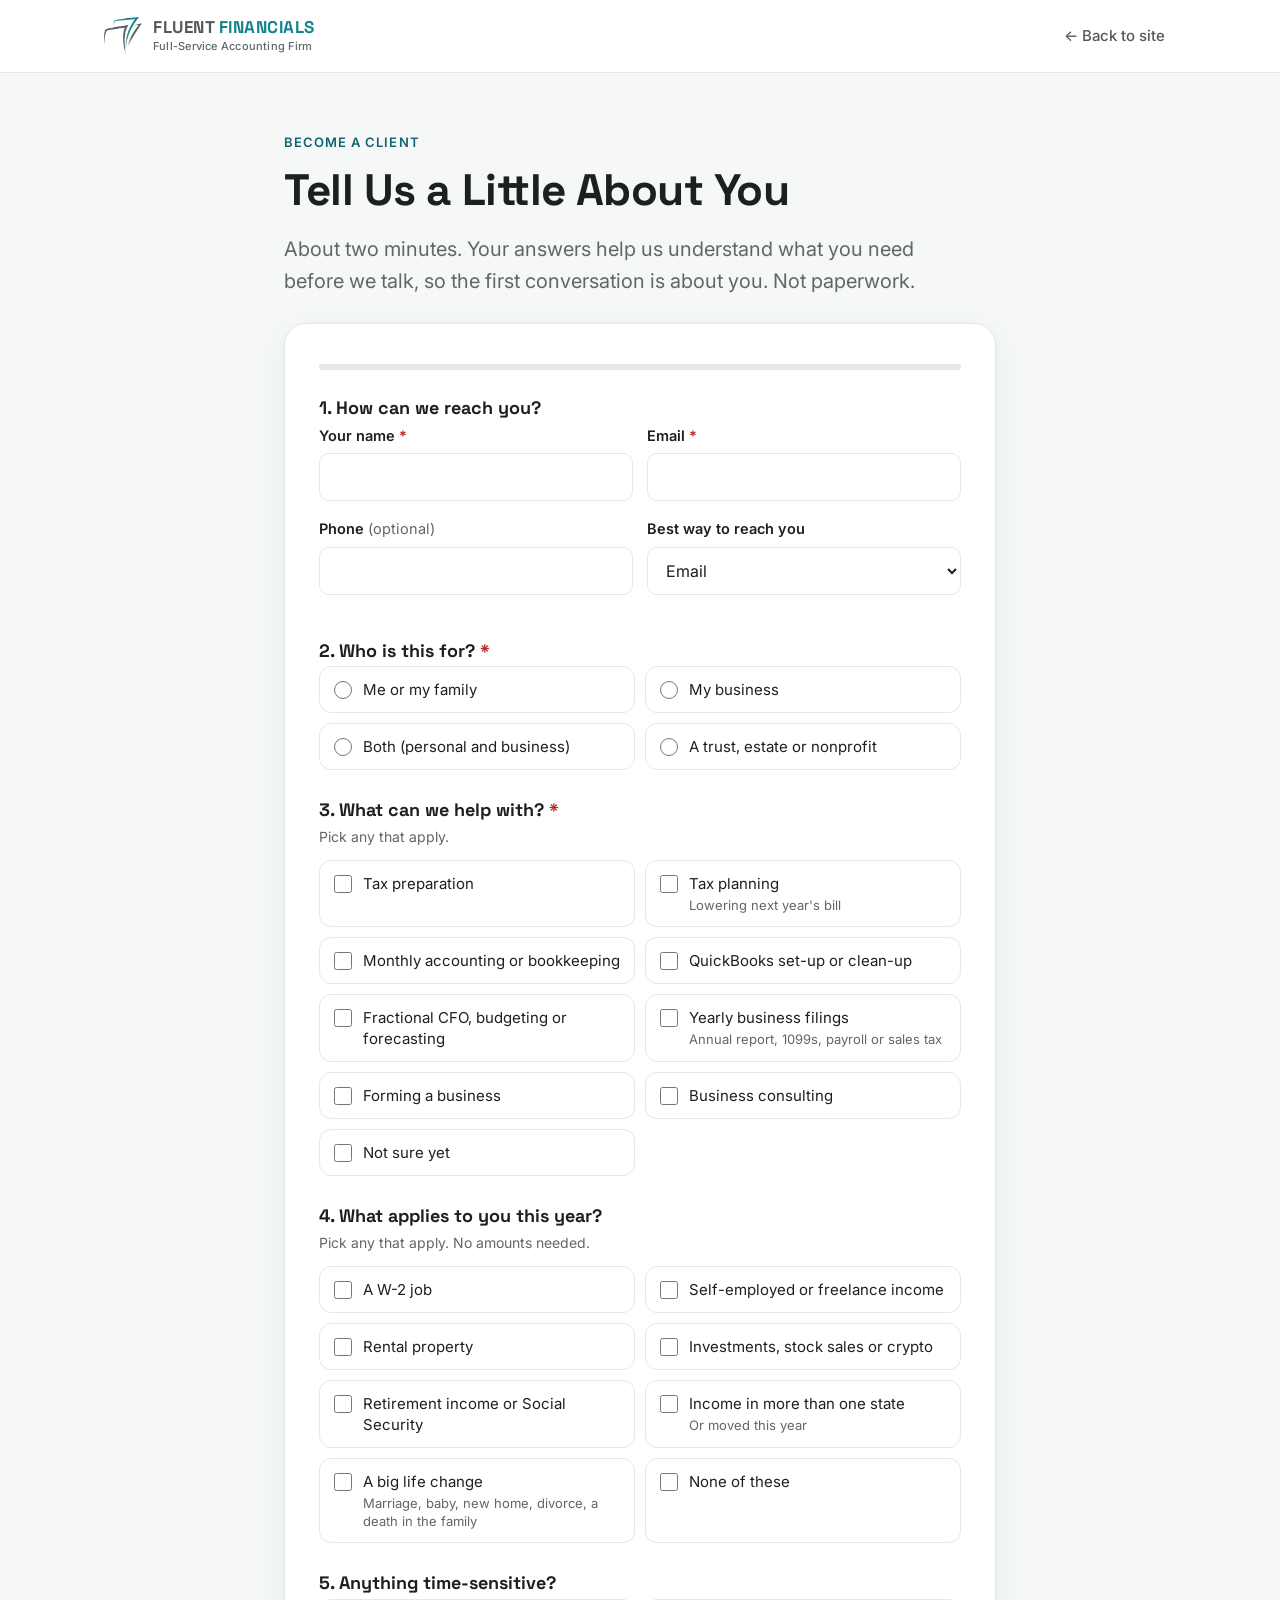
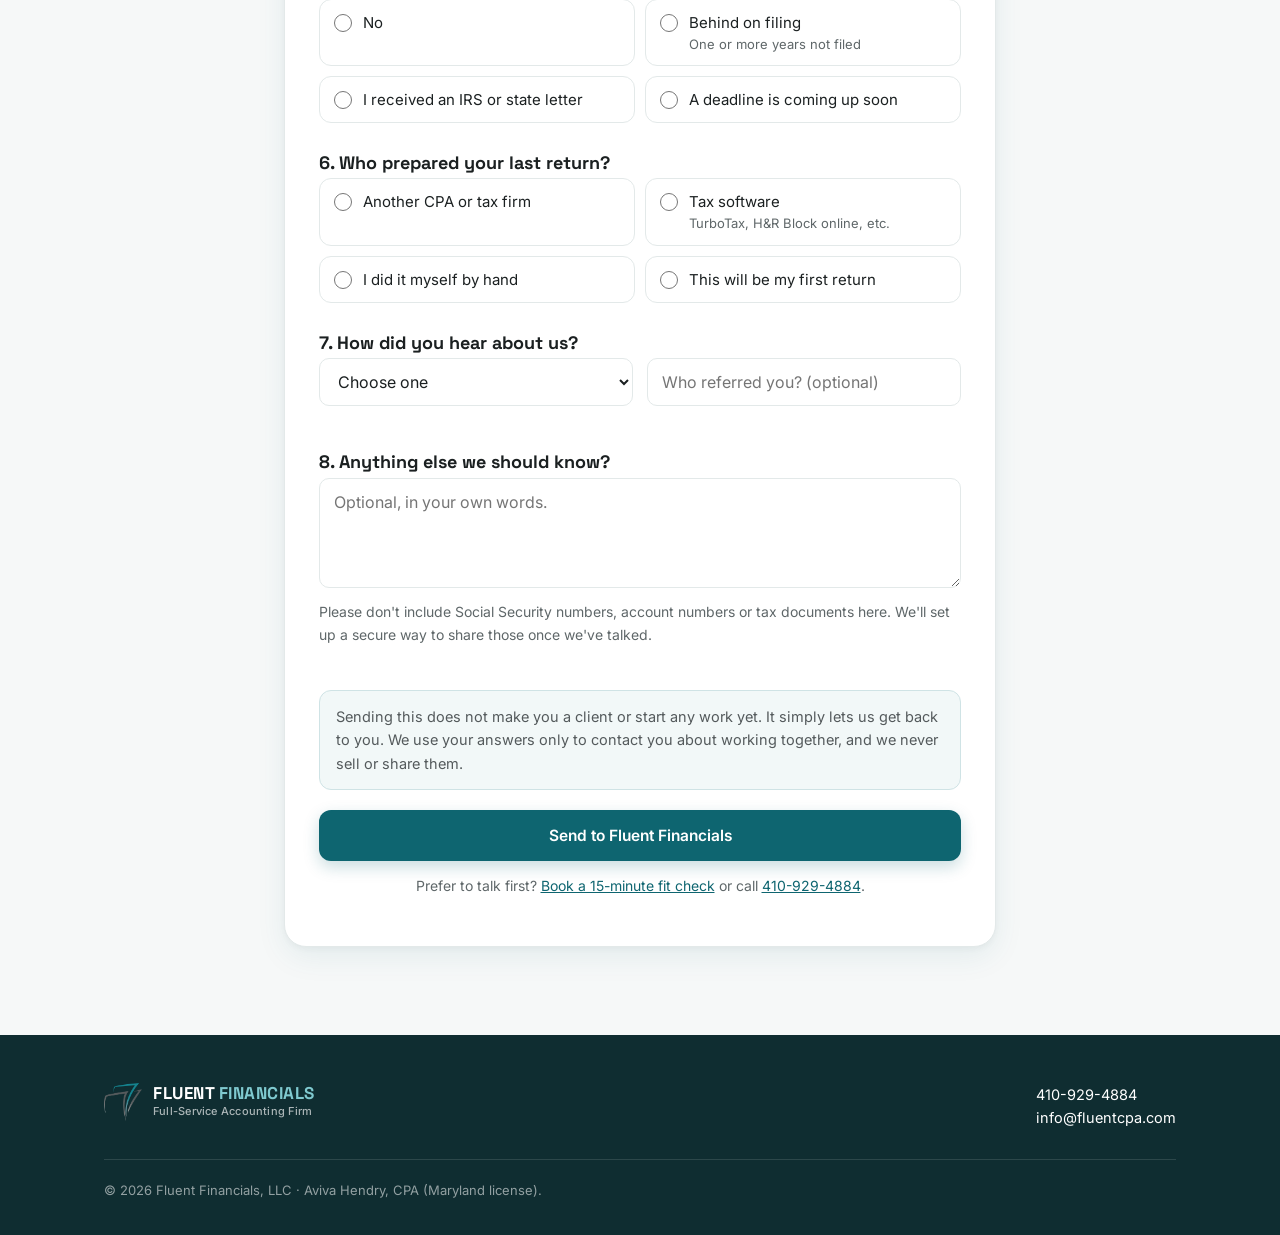
<file: start.html>
<!DOCTYPE html>
<html lang="en">
<head>
<!-- Google Analytics (GA4). Website only: never on the client portal. -->
<script async src="https://www.googletagmanager.com/gtag/js?id=G-VRHJ5FX9ZB"></script>
<script>window.dataLayer=window.dataLayer||[];function gtag(){dataLayer.push(arguments);}gtag('js',new Date());gtag('config','G-VRHJ5FX9ZB');</script>
<meta charset="UTF-8">
<meta name="viewport" content="width=device-width, initial-scale=1">
<title>Become a client | Fluent Financials</title>
<meta name="description" content="Tell Fluent Financials a little about you or your business, about two minutes, and we'll be in touch about how we can help.">
<link rel="canonical" href="https://www.fluentcpa.com/start.html">
<link rel="icon" type="image/png" sizes="32x32" href="assets/favicon-32.png">
<link rel="icon" type="image/png" sizes="192x192" href="assets/favicon.png">
<link rel="apple-touch-icon" href="assets/apple-touch-icon.png">
<link rel="preconnect" href="https://fonts.googleapis.com">
<link rel="preconnect" href="https://fonts.gstatic.com" crossorigin>
<link href="https://fonts.googleapis.com/css2?family=Inter:wght@400;500;600;700&family=Space+Grotesk:wght@500;600;700&display=swap" rel="stylesheet">
<link rel="stylesheet" href="assets/site.css">
</head>
<body>
<a class="skip" href="#main">Skip to the form</a>

<header class="site-head scrolled">
  <div class="wrap head-row">
    <a class="brand" href="index.html" aria-label="Fluent Financials home">
      <img src="assets/mark-512.png" alt="" width="38" height="38">
      <span class="brand-word">FLUENT<span> FINANCIALS</span><small>Full-Service Accounting Firm</small></span>
    </a>
    <nav class="nav" style="display:flex;position:static;box-shadow:none;border:0;padding:0;background:none;flex-direction:row;" aria-label="Main">
      <a href="index.html">← Back to site</a>
    </nav>
  </div>
</header>

<main id="main">
  <section style="padding:56px 0 88px;" class="alt">
    <div class="wrap form-shell">
      <span class="eyebrow">Become a client</span>
      <h1 style="font-size:clamp(30px,4.4vw,44px);">Tell Us a Little About You</h1>
      <p class="lead">About two minutes. Your answers help us understand what you need before we talk, so the first conversation is about you. Not paperwork.</p>


      <div class="form-card" style="margin-top:26px;" id="form-card">
        <div class="progress" aria-hidden="true"><div id="bar"></div></div>
        <form id="start-form" novalidate>

          <fieldset>
            <legend>1. How can we reach you?</legend>
            <div class="two">
              <div class="field" data-req="name"><label for="f-name">Your name <span class="req">*</span></label><input id="f-name" name="name" type="text" autocomplete="name" maxlength="120"><div class="err-msg">Please add your name.</div></div>
              <div class="field" data-req="email"><label for="f-email">Email <span class="req">*</span></label><input id="f-email" name="email" type="email" autocomplete="email" maxlength="160"><div class="err-msg">Please add an email address we can reply to.</div></div>
            </div>
            <div class="two">
              <div class="field"><label for="f-phone">Phone <span class="muted" style="font-weight:400;">(optional)</span></label><input id="f-phone" name="phone" type="tel" autocomplete="tel" maxlength="40"></div>
              <div class="field"><label for="f-contact">Best way to reach you</label>
                <select id="f-contact" name="contactBy"><option>Email</option><option>Phone call</option><option>Text message</option></select></div>
            </div>
          </fieldset>

          <fieldset data-req="who">
            <legend>2. Who is this for? <span class="req">*</span></legend>
            <div class="options">
              <label class="opt"><input type="radio" name="who" value="Me or my family"> <span>Me or my family</span></label>
              <label class="opt"><input type="radio" name="who" value="My business"> <span>My business</span></label>
              <label class="opt"><input type="radio" name="who" value="Both"> <span>Both (personal and business)</span></label>
              <label class="opt"><input type="radio" name="who" value="A trust, estate or nonprofit"> <span>A trust, estate or nonprofit</span></label>
            </div>
            <div class="err-msg">Please choose one.</div>
          </fieldset>

          <fieldset id="biz-block" hidden>
            <legend>What kind of business?</legend>
            <p class="hint">Pick any that apply.</p>
            <div class="options">
              <label class="opt"><input type="checkbox" name="business" value="Sole proprietor or single-member LLC"> <span>Sole proprietor or single-member LLC</span></label>
              <label class="opt"><input type="checkbox" name="business" value="Partnership or multi-member LLC"> <span>Partnership or multi-member LLC</span></label>
              <label class="opt"><input type="checkbox" name="business" value="S corporation"> <span>S corporation</span></label>
              <label class="opt"><input type="checkbox" name="business" value="C corporation"> <span>C corporation</span></label>
              <label class="opt"><input type="checkbox" name="business" value="Not formed yet"> <span>Not formed yet <small>Thinking about starting one</small></span></label>
              <label class="opt"><input type="checkbox" name="business" value="Not sure"> <span>Not sure</span></label>
            </div>
          </fieldset>

          <fieldset data-req="help">
            <legend>3. What can we help with? <span class="req">*</span></legend>
            <p class="hint">Pick any that apply.</p>
            <div class="options">
              <label class="opt"><input type="checkbox" name="help" value="Tax preparation"> <span>Tax preparation</span></label>
              <label class="opt"><input type="checkbox" name="help" value="Tax planning"> <span>Tax planning <small>Lowering next year's bill</small></span></label>
              <label class="opt"><input type="checkbox" name="help" value="Monthly accounting or bookkeeping"> <span>Monthly accounting or bookkeeping</span></label>
              <label class="opt"><input type="checkbox" name="help" value="QuickBooks set-up or clean-up"> <span>QuickBooks set-up or clean-up</span></label>
              <label class="opt"><input type="checkbox" name="help" value="Fractional CFO, budgeting or forecasting"> <span>Fractional CFO, budgeting or forecasting</span></label>
              <label class="opt"><input type="checkbox" name="help" value="Yearly business filings"> <span>Yearly business filings <small>Annual report, 1099s, payroll or sales tax</small></span></label>
              <label class="opt"><input type="checkbox" name="help" value="Forming a business"> <span>Forming a business</span></label>
              <label class="opt"><input type="checkbox" name="help" value="Business consulting"> <span>Business consulting</span></label>
              <label class="opt"><input type="checkbox" name="help" value="Not sure yet"> <span>Not sure yet</span></label>
            </div>
            <div class="err-msg">Please pick at least one. "Not sure yet" is fine.</div>
          </fieldset>

          <fieldset>
            <legend>4. What applies to you this year?</legend>
            <p class="hint">Pick any that apply. No amounts needed.</p>
            <div class="options">
              <label class="opt"><input type="checkbox" name="situation" value="A W-2 job"> <span>A W-2 job</span></label>
              <label class="opt"><input type="checkbox" name="situation" value="Self-employed or freelance income"> <span>Self-employed or freelance income</span></label>
              <label class="opt"><input type="checkbox" name="situation" value="Rental property"> <span>Rental property</span></label>
              <label class="opt"><input type="checkbox" name="situation" value="Investments, stock sales or crypto"> <span>Investments, stock sales or crypto</span></label>
              <label class="opt"><input type="checkbox" name="situation" value="Retirement income or Social Security"> <span>Retirement income or Social Security</span></label>
              <label class="opt"><input type="checkbox" name="situation" value="Income in more than one state"> <span>Income in more than one state <small>Or moved this year</small></span></label>
              <label class="opt"><input type="checkbox" name="situation" value="A big life change"> <span>A big life change <small>Marriage, baby, new home, divorce, a death in the family</small></span></label>
              <label class="opt"><input type="checkbox" name="situation" value="None of these"> <span>None of these</span></label>
            </div>
          </fieldset>

          <fieldset>
            <legend>5. Anything time-sensitive?</legend>
            <div class="options">
              <label class="opt"><input type="radio" name="urgent" value="No"> <span>No</span></label>
              <label class="opt"><input type="radio" name="urgent" value="Behind on filing"> <span>Behind on filing <small>One or more years not filed</small></span></label>
              <label class="opt"><input type="radio" name="urgent" value="IRS or state letter"> <span>I received an IRS or state letter</span></label>
              <label class="opt"><input type="radio" name="urgent" value="Deadline coming up"> <span>A deadline is coming up soon</span></label>
            </div>
          </fieldset>

          <fieldset>
            <legend>6. Who prepared your last return?</legend>
            <div class="options">
              <label class="opt"><input type="radio" name="lastPrep" value="Another CPA or tax firm"> <span>Another CPA or tax firm</span></label>
              <label class="opt"><input type="radio" name="lastPrep" value="Tax software"> <span>Tax software <small>TurboTax, H&amp;R Block online, etc.</small></span></label>
              <label class="opt"><input type="radio" name="lastPrep" value="I did it myself by hand"> <span>I did it myself by hand</span></label>
              <label class="opt"><input type="radio" name="lastPrep" value="This will be my first return"> <span>This will be my first return</span></label>
            </div>
          </fieldset>

          <fieldset>
            <legend>7. How did you hear about us?</legend>
            <div class="two">
              <div class="field"><select id="f-heard" name="heard" aria-label="How did you hear about us?"><option value="">Choose one</option><option>A client or friend referred me</option><option>Google search</option><option>LinkedIn</option><option>Other</option></select></div>
              <div class="field"><input id="f-referrer" name="referrer" type="text" maxlength="120" placeholder="Who referred you? (optional)" aria-label="Who referred you"></div>
            </div>
          </fieldset>

          <fieldset>
            <legend>8. Anything else we should know?</legend>
            <div class="field"><textarea id="f-notes" name="notes" maxlength="1500" placeholder="Optional, in your own words."></textarea>
              <p class="hint" style="margin-top:6px;">Please don't include Social Security numbers, account numbers or tax documents here. We'll set up a secure way to share those once we've talked.</p></div>
          </fieldset>

          <!-- Spam trap: people never see or fill this. -->
          <div class="hp" aria-hidden="true"><label for="f-website">Website</label><input id="f-website" name="website" type="text" tabindex="-1" autocomplete="off"></div>

          <div class="notice" style="margin-bottom:20px;">Sending this does not make you a client or start any work yet. It simply lets us get back to you. We use your answers only to contact you about working together, and we never sell or share them.</div>
          <button class="btn btn-primary" type="submit" id="send-btn" style="width:100%;padding:17px;">Email my answers to Fluent Financials</button>
          <p class="muted center" id="send-hint" style="font-size:14px;margin-top:10px;">Your email app opens with everything filled in. Press Send there to finish.</p>
          <p class="muted center" style="font-size:14px;margin-top:14px;">Prefer to talk first? <a href="https://calendar.app.google/BtsU65bDQKpgyYo2A" target="_blank" rel="noopener">Book a 15-minute fit check</a> or call <a href="tel:+14109294884">410-929-4884</a>.</p>
        </form>
      </div>

      <div class="form-card done" id="done" hidden tabindex="-1">
        <div class="big-tick"><svg width="30" height="30" viewBox="0 0 24 24" fill="none" aria-hidden="true"><path d="M5 12.5l4.5 4.5L19 7" stroke="#fff" stroke-width="2.6" stroke-linecap="round" stroke-linejoin="round"/></svg></div>
        <h2 style="font-size:28px;" id="done-title">Thank You. We've Got It</h2>
        <p class="lead" style="margin:0 auto 18px;" id="done-text">We'll review your answers and reach out to you. If you'd like to pick a time now, you can book a 15-minute fit check.</p>
        <div id="done-email" hidden style="margin:0 0 16px;">
          <a class="btn btn-ghost" id="reopen-email" href="#">Open the email again</a>
          <p class="muted" style="font-size:14px;margin-top:12px;">Didn't open? Email <a href="mailto:info@fluentcpa.com">info@fluentcpa.com</a> or call <a href="tel:+14109294884">410-929-4884</a>.</p>
        </div>
        <a class="btn btn-primary" href="https://calendar.app.google/BtsU65bDQKpgyYo2A" target="_blank" rel="noopener">Book a 15-minute fit check</a>
      </div>
    </div>
  </section>
</main>

<footer class="site-foot">
  <div class="wrap">
    <div class="foot-row">
      <a class="brand" href="index.html" aria-label="Fluent Financials home">
        <img src="assets/mark-512.png" alt="" width="34" height="34">
        <span class="brand-word">FLUENT<span> FINANCIALS</span><small>Full-Service Accounting Firm</small></span>
      </a>
      <div><a href="tel:+14109294884">410-929-4884</a><br><a href="mailto:info@fluentcpa.com">info@fluentcpa.com</a></div>
    </div>
    <div class="foot-legal">© <span id="yr">2026</span> Fluent Financials, LLC · Aviva Hendry, CPA (Maryland license).</div>
  </div>
</footer>

<script>
(function () {
  // Where answers go once the firm's intake endpoint exists (Prospects tab + email alert).
  // Until then (empty), the answers go by email: the visitor's email app opens with a
  // pre-filled message to info@ and they press Send.
  var SUBMIT_URL = 'https://script.google.com/macros/s/AKfycbwvdBYxMwy4GnPEEzrUElh9-vsa7wSZrQsMXdBbpeYODeu5V0MzbPyxhXn2Ol9G0RuH/exec';
  var TO = 'info@fluentcpa.com';
  var form = document.getElementById('start-form');
  var started = Date.now();
  document.getElementById('yr').textContent = new Date().getFullYear();
  if (SUBMIT_URL) {
    document.getElementById('send-btn').textContent = 'Send to Fluent Financials';
    document.getElementById('send-hint').hidden = true;
  }

  /** The email a prospect sends: every answer, plainly laid out. */
  function mailtoFor(p) {
    var line = function (label, v) { v = Array.isArray(v) ? v.join(', ') : v; return v ? label + ': ' + v + '\n' : ''; };
    var notes = p.notes.length > 1200 ? p.notes.slice(0, 1200) + '…' : p.notes;
    var body = 'New client inquiry from fluentcpa.com\n\n' +
      line('Name', p.name) + line('Email', p.email) + line('Phone', p.phone) + line('Best way to reach me', p.contactBy) + '\n' +
      line('Who this is for', p.who) + line('Kind of business', p.business) + line('Help with', p.help) +
      line('This year', p.situation) + line('Time-sensitive', p.urgent) + line('Last return prepared by', p.lastPrep) +
      line('Heard about you', p.heard) + line('Referred by', p.referrer) +
      (notes ? '\nAnything else:\n' + notes + '\n' : '');
    return 'mailto:' + TO + '?subject=' + encodeURIComponent('New client inquiry: ' + p.name) + '&body=' + encodeURIComponent(body);
  }
  function openMail(url) { (window.__fpOpenMail || function (u) { window.location.href = u; })(url); }

  function values(name) { return Array.prototype.map.call(form.querySelectorAll('[name="' + name + '"]:checked'), function (i) { return i.value; }); }
  function val(id) { return document.getElementById(id).value.trim(); }

  // Business types only when the answer involves a business.
  function syncBusiness() {
    var who = values('who')[0] || '';
    document.getElementById('biz-block').hidden = !(who === 'My business' || who === 'Both');
  }
  // "None of these" can't sit alongside other choices.
  form.addEventListener('change', function (e) {
    if (e.target.name === 'situation') {
      var boxes = form.querySelectorAll('[name="situation"]');
      if (e.target.value === 'None of these' && e.target.checked) boxes.forEach(function (b) { if (b !== e.target) b.checked = false; });
      else if (e.target.checked) boxes.forEach(function (b) { if (b.value === 'None of these') b.checked = false; });
    }
    if (e.target.name === 'who') syncBusiness();
    clearInvalid(e.target);
    progress();
  });
  form.addEventListener('input', function (e) { clearInvalid(e.target); progress(); });

  function clearInvalid(el) { var f = el.closest('[data-req]'); if (f) f.classList.remove('invalid'); }
  function progress() {
    var parts = [val('f-name') && val('f-email'), values('who').length, values('help').length, values('situation').length,
                 values('urgent').length, values('lastPrep').length, val('f-heard')];
    var done = parts.filter(Boolean).length;
    document.getElementById('bar').style.width = Math.round(done / parts.length * 100) + '%';
  }

  function check() {
    var bad = [];
    var email = val('f-email');
    if (!val('f-name')) bad.push('name');
    if (!/^[^\s@]+@[^\s@]+\.[^\s@]{2,}$/.test(email)) bad.push('email');
    if (!values('who').length) bad.push('who');
    if (!values('help').length) bad.push('help');
    form.querySelectorAll('[data-req]').forEach(function (f) { f.classList.toggle('invalid', bad.indexOf(f.getAttribute('data-req')) > -1); });
    if (bad.length) {
      var first = form.querySelector('[data-req="' + bad[0] + '"]');
      first.scrollIntoView({ behavior: 'smooth', block: 'center' });
      var input = first.querySelector('input'); if (input) input.focus({ preventScroll: true });
    }
    return !bad.length;
  }

  form.addEventListener('submit', function (e) {
    e.preventDefault();
    if (!check()) return;
    var payload = {
      name: val('f-name'), email: val('f-email'), phone: val('f-phone'), contactBy: val('f-contact'),
      who: values('who')[0] || '', business: values('business'), help: values('help'), situation: values('situation'),
      urgent: values('urgent')[0] || '', lastPrep: values('lastPrep')[0] || '', heard: val('f-heard'), referrer: val('f-referrer'),
      notes: val('f-notes'), website: val('f-website'), secondsToFill: Math.round((Date.now() - started) / 1000)
    };
    var finish = function (byEmail) {
      document.getElementById('form-card').hidden = true;
      var done = document.getElementById('done');
      if (byEmail) {
        document.getElementById('done-title').textContent = 'Almost Done: Press Send in Your Email';
        document.getElementById('done-text').textContent = 'Your email app should have opened with your answers, addressed to ' + TO + '. Press Send there and we\'ll be in touch. If you\'d like to pick a time now, you can also book a 15-minute fit check.';
        document.getElementById('done-email').hidden = false;
      }
      done.hidden = false;
      done.focus(); window.scrollTo({ top: 0, behavior: 'smooth' });
    };
    // Bots fill the hidden field or submit instantly: show the thank-you and send nothing.
    if (payload.website || payload.secondsToFill < 3) { finish(false); return; }
    if (!SUBMIT_URL) {
      var url = mailtoFor(payload);
      document.getElementById('reopen-email').onclick = function (ev) { ev.preventDefault(); openMail(url); };
      openMail(url);
      finish(true);
      return;
    }
    var btn = form.querySelector('button[type=submit]');
    btn.disabled = true; btn.textContent = 'Sending…';
    // text/plain avoids a CORS preflight, which Apps Script web apps don't answer.
    fetch(SUBMIT_URL, { method: 'POST', headers: { 'Content-Type': 'text/plain;charset=utf-8' }, body: JSON.stringify({ action: 'prospect', data: payload }) })
      .then(function (r) { return r.json(); })
      .then(function (r) { if (!r || !r.ok) throw new Error((r && r.error) || 'Not saved'); if (window.gtag) gtag('event', 'generate_lead', { form: 'become_a_client' }); finish(false); })
      .catch(function () {
        btn.disabled = false; btn.textContent = 'Send to Fluent Financials';
        alert('Sorry. That didn\'t go through. Please try again, or email info@fluentcpa.com.');
      });
  });
  progress();
})();
</script>
</body>
</html>
</file>
<file: assets/site.css>
/* Fluent Financials — website styles. Brand colours match the client portal. */
:root{
  --teal:#15838E; --teal-deep:#0E6570; --teal-wash:#E8F2F3; --teal-mist:#F2F8F8;
  --slate:#545A5C; --ink:#1B2021; --muted:#5F6769;
  --paper:#FFFFFF; --mist:#F6F8F8; --line:#E3E9E9;
  --radius:16px; --shadow:0 10px 30px rgba(14,101,112,.08), 0 2px 6px rgba(27,32,33,.04);
  --max:1120px;
}
*{box-sizing:border-box;}
html{scroll-behavior:smooth;}
@media (prefers-reduced-motion:reduce){ html{scroll-behavior:auto;} *{transition:none !important;animation:none !important;} }
body{margin:0;background:var(--paper);color:var(--ink);font:16px/1.6 'Inter',system-ui,-apple-system,'Segoe UI',sans-serif;-webkit-font-smoothing:antialiased;}
h1,h2,h3,.brand-word{font-family:'Space Grotesk',system-ui,sans-serif;letter-spacing:-.01em;line-height:1.15;color:var(--ink);}
h1{font-size:clamp(34px,5.2vw,58px);margin:0 0 18px;}
h2{font-size:clamp(27px,3.4vw,38px);margin:0 0 12px;}
h3{font-size:19px;margin:0 0 6px;}
p{margin:0 0 14px;}
a{color:var(--teal-deep);}
a:focus-visible,button:focus-visible,input:focus-visible,textarea:focus-visible,select:focus-visible{outline:3px solid rgba(21,131,142,.45);outline-offset:2px;border-radius:6px;}
.wrap{max-width:var(--max);margin:0 auto;padding:0 24px;}
.skip{position:absolute;left:-999px;top:8px;background:var(--ink);color:#fff;padding:8px 12px;border-radius:8px;z-index:100;}
.skip:focus{left:8px;}
.eyebrow{display:inline-block;font-size:13px;font-weight:600;letter-spacing:.08em;text-transform:uppercase;color:var(--teal-deep);margin-bottom:12px;}
.lead{font-size:clamp(17px,1.6vw,20px);color:var(--muted);max-width:640px;}
.muted{color:var(--muted);}

/* Buttons */
.btn{display:inline-flex;align-items:center;justify-content:center;gap:8px;font:600 15.5px/1 'Inter',system-ui,sans-serif;padding:15px 22px;border-radius:12px;text-decoration:none;border:1.5px solid transparent;cursor:pointer;transition:transform .15s,box-shadow .15s,background .15s;}
.btn-primary{background:var(--teal-deep);color:#fff;box-shadow:0 6px 16px rgba(14,101,112,.22);}
.btn-primary:hover{background:#0B5560;transform:translateY(-1px);}
.btn-ghost{background:var(--paper);color:var(--teal-deep);border-color:#BFD7D9;}
.btn-ghost:hover{border-color:var(--teal);background:var(--teal-mist);}
.btn-sm{padding:10px 15px;font-size:14px;border-radius:10px;}

/* Header */
.site-head{position:sticky;top:0;z-index:50;background:rgba(255,255,255,.92);backdrop-filter:saturate(1.4) blur(10px);-webkit-backdrop-filter:saturate(1.4) blur(10px);border-bottom:1px solid transparent;transition:border-color .2s;}
.site-head.scrolled{border-bottom-color:var(--line);}
.head-row{display:flex;align-items:center;gap:20px;height:72px;}
.brand{display:flex;align-items:center;gap:11px;text-decoration:none;flex-shrink:0;}
.brand img{width:38px;height:38px;}
.brand-word{font-weight:700;font-size:17px;letter-spacing:.03em;color:var(--slate);line-height:1.05;}
.brand-word span{color:var(--teal);}
.brand-word small{display:block;font:500 11px/1.3 'Inter',sans-serif;letter-spacing:.02em;color:var(--muted);margin-top:2px;}
.nav{display:flex;gap:4px;margin-left:auto;align-items:center;}
.nav a{color:var(--slate);text-decoration:none;font-weight:500;font-size:15px;padding:8px 11px;border-radius:8px;}
.nav a:hover{background:var(--mist);color:var(--ink);}
.nav .btn{margin-left:8px;color:#fff;}
.menu-btn{display:none;margin-left:auto;background:none;border:1px solid var(--line);border-radius:10px;width:44px;height:44px;cursor:pointer;}
.menu-btn span{display:block;width:18px;height:2px;background:var(--ink);margin:4px auto;border-radius:2px;}
@media (max-width:1000px){
  .menu-btn{display:block;}
  .nav{display:none;position:absolute;top:72px;left:0;right:0;flex-direction:column;align-items:stretch;background:var(--paper);border-bottom:1px solid var(--line);padding:10px 16px 18px;box-shadow:0 12px 24px rgba(0,0,0,.06);}
  .nav.open{display:flex;}
  .nav a{padding:12px;font-size:16px;}
  .nav .btn{margin:8px 0 0;}
}

/* Sections */
section{padding:88px 0;}
.alt{background:var(--mist);}
.center{text-align:center;}
.center .lead{margin-left:auto;margin-right:auto;}
.section-head{max-width:720px;margin-bottom:40px;}
.center.section-head,.section-head.center{margin-left:auto;margin-right:auto;}

/* Hero */
.hero{position:relative;overflow:hidden;padding:84px 0 96px;background:radial-gradient(1200px 520px at 85% -10%,var(--teal-wash),transparent 60%),linear-gradient(180deg,#fff, #fff);}
.hero-grid{display:grid;grid-template-columns:1.15fr .85fr;gap:56px;align-items:center;}
.hero .cta{display:flex;gap:12px;flex-wrap:wrap;margin:26px 0 30px;}
.hero .cta-note{margin:-16px 0 28px;max-width:560px;font-size:14px;line-height:1.5;color:var(--muted);}
.hero .cta-note b{color:var(--ink);font-weight:600;}
.trust{display:flex;flex-wrap:wrap;gap:10px 22px;padding:0;margin:0;list-style:none;color:var(--slate);font-size:14.5px;}
.trust li{display:flex;align-items:center;gap:8px;}
.trust svg{flex-shrink:0;}
.hero-card{position:relative;background:var(--paper);border:1px solid var(--line);border-radius:22px;box-shadow:var(--shadow);padding:28px;}
.hero-card .mark-bg{position:absolute;right:-40px;top:-46px;width:220px;opacity:.07;pointer-events:none;}
.hero-card h3{font-size:17px;margin-bottom:14px;}
.checks{list-style:none;padding:0;margin:0;}
.checks li{display:flex;gap:11px;padding:9px 0;border-top:1px solid var(--line);font-size:15px;}
.checks li:first-child{border-top:0;}
.checks .tick{flex-shrink:0;width:22px;height:22px;border-radius:50%;background:var(--teal-wash);color:var(--teal-deep);display:flex;align-items:center;justify-content:center;margin-top:1px;}
.hero-card .foot{margin-top:16px;font-size:13.5px;color:var(--muted);}
@media (max-width:900px){ .hero-grid{grid-template-columns:1fr;gap:36px;} .hero{padding:56px 0 64px;} }

/* Cards */
.grid{display:grid;gap:18px;}
.g4{grid-template-columns:repeat(4,1fr);}
.g3{grid-template-columns:repeat(3,1fr);}
.g2{grid-template-columns:repeat(2,1fr);}
@media (max-width:980px){ .g4{grid-template-columns:repeat(2,1fr);} .g3{grid-template-columns:repeat(2,1fr);} }
@media (max-width:620px){ .g4,.g3,.g2{grid-template-columns:1fr;} }
.card{background:var(--paper);border:1px solid var(--line);border-radius:var(--radius);padding:24px;transition:box-shadow .2s,transform .2s,border-color .2s;}
.card:hover{box-shadow:var(--shadow);border-color:#D3E3E4;}
.card p{color:var(--muted);font-size:15px;margin:0;}
.icon{width:44px;height:44px;border-radius:12px;background:var(--teal-wash);color:var(--teal-deep);display:flex;align-items:center;justify-content:center;margin-bottom:16px;}


/* Who we work with */
.chips{display:flex;flex-wrap:wrap;gap:10px;justify-content:center;margin-top:8px;}
.chip{background:var(--paper);border:1px solid var(--line);border-radius:999px;padding:10px 16px;font-size:15px;font-weight:500;color:var(--slate);}

/* Steps */
.steps{counter-reset:step;display:grid;grid-template-columns:repeat(4,1fr);gap:18px;}
.step{position:relative;padding:26px 22px 22px;background:var(--paper);border:1px solid var(--line);border-radius:var(--radius);}
.step::before{counter-increment:step;content:counter(step);display:flex;align-items:center;justify-content:center;width:36px;height:36px;border-radius:50%;background:var(--teal-deep);color:#fff;font:700 16px 'Space Grotesk',sans-serif;margin-bottom:14px;}
.step p{color:var(--muted);font-size:15px;margin:0;}
@media (max-width:980px){ .steps{grid-template-columns:repeat(2,1fr);} }
@media (max-width:620px){ .steps{grid-template-columns:1fr;} }

/* Service areas: four equal cards */
.pillar{padding:28px;}
.pillar-head{display:flex;align-items:center;gap:14px;margin-bottom:12px;}
.pillar-head .icon{margin:0;flex-shrink:0;}
.pillar-head h3{margin:0;}
.pillar > p{margin-bottom:14px;}
.ticks{list-style:none;margin:0;padding:0;display:grid;gap:8px;}
.ticks li{position:relative;padding-left:26px;font-size:15px;color:var(--ink);}
.ticks li::before{content:"";position:absolute;left:0;top:4px;width:16px;height:16px;border-radius:50%;background:var(--teal-wash) url("data:image/svg+xml,%3Csvg xmlns='http://www.w3.org/2000/svg' viewBox='0 0 24 24'%3E%3Cpath d='M6 12.5l4 4L18 8' fill='none' stroke='%230E6570' stroke-width='3' stroke-linecap='round' stroke-linejoin='round'/%3E%3C/svg%3E") center/11px no-repeat;}

/* Looking ahead: tax planning and fractional CFO side by side */
.ahead{display:grid;grid-template-columns:1fr 1fr;gap:18px;}
@media (max-width:900px){ .ahead{grid-template-columns:1fr;} }
.band{background:linear-gradient(135deg,#0B4F57,var(--teal-deep) 55%,#13808A);color:#fff;border-radius:24px;padding:36px;}
.band-alt{background:linear-gradient(135deg,#1F3A3E,#2A4E53 55%,#356267);}
.band h3{color:#fff;font-size:clamp(21px,2.2vw,25px);margin-bottom:12px;}
.band p{color:rgba(255,255,255,.88);font-size:15.5px;}
.band ul{list-style:none;margin:18px 0 0;padding:0;display:grid;gap:10px;}
.band li{background:rgba(255,255,255,.09);border:1px solid rgba(255,255,255,.14);border-radius:12px;padding:12px 15px;font-size:14.5px;}
.band li b{display:block;font-family:'Space Grotesk',sans-serif;font-size:15.5px;margin-bottom:2px;}
@media (max-width:620px){ .band{padding:28px 22px;} }

/* About: a small, modest photo beside the text */
.about{display:grid;grid-template-columns:200px 1fr;gap:44px;align-items:start;}
.person{margin:6px 0 0;text-align:center;}
.person img{width:168px;height:168px;object-fit:cover;object-position:50% 30%;border-radius:50%;border:4px solid #fff;box-shadow:0 0 0 1px var(--line),var(--shadow);display:block;margin:0 auto 12px;}
.person figcaption{font-size:14px;color:var(--muted);}
.person figcaption b{display:block;font-family:'Space Grotesk',sans-serif;font-size:16px;color:var(--ink);}
@media (max-width:760px){ .about{grid-template-columns:1fr;gap:20px;} .person{text-align:left;display:flex;align-items:center;gap:16px;margin:0;} .person img{width:96px;height:96px;margin:0;} }

/* Testimonials */
.quotes{columns:3 300px;column-gap:18px;}
.quote{break-inside:avoid;margin:0 0 18px;background:var(--paper);border:1px solid var(--line);border-radius:var(--radius);padding:24px;}
.quote blockquote{margin:0 0 14px;font-size:16px;color:var(--ink);}
.quote blockquote::before{content:"\201C";display:block;font:700 44px/0.6 'Space Grotesk',serif;color:var(--teal);margin:10px 0 8px;}
.quote figcaption{font-weight:600;color:var(--slate);font-size:14.5px;}

/* Contact */
.contact{display:grid;grid-template-columns:1.15fr 1fr 1fr;gap:20px;}
.contact .card{padding:30px;}
@media (max-width:1060px){ .contact{grid-template-columns:1fr 1fr;} .contact .save{grid-column:span 2;} }
.save .qr{display:block;width:176px;height:176px;margin:14px 0 12px;border:1px solid var(--line);border-radius:12px;padding:6px;background:#fff;}
.only-touch{display:none;}
@media (hover:none) and (pointer:coarse){ .only-touch{display:block;} .only-desktop{display:none;} }
.contact-list{list-style:none;padding:0;margin:18px 0 0;display:grid;gap:14px;}
.contact-list li{display:flex;gap:14px;align-items:flex-start;}
.contact-list .icon{margin:0;width:40px;height:40px;flex-shrink:0;}
.contact-list b{display:block;font-size:13px;font-weight:600;color:var(--muted);text-transform:uppercase;letter-spacing:.05em;}
.contact-list a{font-size:17px;font-weight:600;text-decoration:none;}
.hours{width:100%;border-collapse:collapse;margin-top:6px;font-size:15.5px;}
.hours td{padding:10px 0;border-top:1px solid var(--line);}
.hours tr:first-child td{border-top:0;}
.hours td:last-child{text-align:right;color:var(--muted);}
@media (max-width:760px){ .contact{grid-template-columns:1fr;} .contact .save{grid-column:auto;} }

/* Footer */
.site-foot{background:#0F2D31;color:rgba(255,255,255,.75);padding:48px 0 34px;font-size:14.5px;}
.site-foot a{color:#fff;text-decoration:none;}
.site-foot a:hover{text-decoration:underline;}
.foot-row{display:flex;flex-wrap:wrap;gap:28px 48px;justify-content:space-between;align-items:flex-start;}
.site-foot .brand-word{color:#fff;}
.site-foot .brand-word span{color:#7FC9CF;}
.site-foot .brand-word small{color:rgba(255,255,255,.65);}
.foot-links{display:flex;flex-wrap:wrap;gap:10px 22px;}
.foot-legal{margin-top:30px;padding-top:20px;border-top:1px solid rgba(255,255,255,.12);font-size:13px;color:rgba(255,255,255,.55);}

/* Form (start.html) */
.form-shell{max-width:760px;margin:0 auto;}
.form-card{background:var(--paper);border:1px solid var(--line);border-radius:22px;box-shadow:var(--shadow);padding:34px;}
@media (max-width:620px){ .form-card{padding:22px 18px;border-radius:18px;} }
fieldset{border:0;padding:0;margin:0 0 28px;}
legend{font:700 18px/1.3 'Space Grotesk',sans-serif;margin-bottom:4px;padding:0;}
.hint{font-size:14px;color:var(--muted);margin:0 0 12px;}
.field{margin-bottom:16px;}
.field label{display:block;font-weight:600;font-size:14.5px;margin-bottom:6px;}
.req{color:#B3261E;}
input[type=text],input[type=email],input[type=tel],textarea,select{width:100%;font:16px/1.4 'Inter',sans-serif;padding:12px 14px;border:1.5px solid var(--line);border-radius:10px;background:#fff;color:var(--ink);transition:border-color .15s;}
input:focus,textarea:focus,select:focus{border-color:var(--teal);outline:none;}
textarea{min-height:110px;resize:vertical;}
.two{display:grid;grid-template-columns:1fr 1fr;gap:14px;}
@media (max-width:620px){ .two{grid-template-columns:1fr;} }
.options{display:grid;grid-template-columns:repeat(2,1fr);gap:10px;}
@media (max-width:620px){ .options{grid-template-columns:1fr;} }
.opt{position:relative;display:flex;align-items:flex-start;gap:11px;border:1.5px solid var(--line);border-radius:12px;padding:12px 14px;cursor:pointer;font-size:15px;line-height:1.4;transition:border-color .15s,background .15s;}
.opt:hover{border-color:#BFD7D9;}
.opt input{margin:2px 0 0;width:18px;height:18px;accent-color:var(--teal-deep);flex-shrink:0;}
.opt:has(input:checked){border-color:var(--teal);background:var(--teal-mist);}
.opt small{display:block;color:var(--muted);font-size:13px;margin-top:2px;}
.err-msg{display:none;color:#B3261E;font-size:14px;margin-top:6px;}
.invalid .err-msg{display:block;}
.invalid input[type=text],.invalid input[type=email],.invalid .options{border-color:#B3261E;}
.invalid .options{border:1.5px solid #E7B4B0;border-radius:14px;padding:6px;}
.hp{position:absolute;left:-5000px;width:1px;height:1px;overflow:hidden;}
.notice{background:var(--teal-mist);border:1px solid #CFE3E5;border-radius:12px;padding:14px 16px;font-size:14.5px;color:var(--slate);}
.notice.warn{background:#FFF7E6;border-color:#F1DDB0;color:#6B4E00;}
.progress{height:6px;background:var(--line);border-radius:999px;overflow:hidden;margin:6px 0 26px;}
.progress div{height:100%;width:0;background:var(--teal);transition:width .25s;}
.done{text-align:center;padding:20px 6px;}
.done .big-tick{width:64px;height:64px;border-radius:50%;background:var(--teal-deep);color:#fff;display:flex;align-items:center;justify-content:center;margin:0 auto 18px;}

/* Phones: a business-card preview and a big, obvious "Save to my contacts" button */
.mini-card{display:flex;gap:12px;align-items:center;border:1px solid var(--line);border-radius:14px;padding:12px 14px;margin:12px 0 14px;background:var(--teal-mist);}
.mini-card img{width:44px;height:44px;flex-shrink:0;}
.mini-card b{display:block;font-family:'Space Grotesk',sans-serif;font-size:16px;}
.mini-card span{display:block;font-size:13px;color:var(--muted);}
.btn-save{width:100%;padding:18px;font-size:17px;border-radius:14px;}
.mobile-bar{display:none;}
@media (hover:none) and (pointer:coarse){
  .mobile-bar{display:flex;position:fixed;left:10px;right:10px;bottom:calc(10px + env(safe-area-inset-bottom));z-index:70;gap:8px;padding:8px;
    background:rgba(255,255,255,.97);border:1px solid var(--line);border-radius:18px;box-shadow:0 10px 30px rgba(15,45,49,.22);}
  .mobile-bar a{text-decoration:none;border-radius:12px;display:flex;align-items:center;justify-content:center;}
  .mb-save{flex:1;gap:9px;background:var(--teal-deep);color:#fff;font:700 16.5px/1 'Inter',sans-serif;padding:15px 10px;}
  .mb-icon{width:62px;flex-direction:column;gap:3px;background:var(--teal-wash);color:var(--teal-deep);font-size:11.5px;font-weight:600;}
  .mobile-bar{transition:transform .25s,opacity .25s;}
  .mobile-bar.away{transform:translateY(130%);opacity:0;pointer-events:none;}
  body{padding-bottom:calc(86px + env(safe-area-inset-bottom));}
}

/* About: who does what on the team */
.team{display:grid;grid-template-columns:repeat(3,1fr);gap:12px;margin:22px 0 4px;}
.team .card{padding:18px;}
.team h4{font:700 16px/1.25 'Space Grotesk',sans-serif;margin:0 0 6px;color:var(--teal-deep);}
.team p{font-size:14.5px;}
@media (max-width:980px){ .team{grid-template-columns:1fr;} }

/* Hero: the services line, then the promise in teal */
.h1-sub{display:block;font-size:.56em;line-height:1.25;color:var(--teal-deep);margin-top:14px;letter-spacing:0;}

/* Who we work with: the property-management specialty */
.niche{max-width:720px;margin:14px auto 0;background:var(--teal-wash);border:1px solid #CFE3E5;border-radius:12px;padding:12px 16px;font-size:15.5px;color:var(--slate);}
.niche b{color:var(--teal-deep);}
.chip-hi{border-color:var(--teal);color:var(--teal-deep);background:var(--teal-wash);font-weight:600;}

/* Fold-outs (2026-10-18): every word kept, shown on a tap. Search engines still read the text inside. */
details.more{margin-top:6px;}
details.more > summary,details.faq-item > summary{cursor:pointer;list-style:none;font-weight:600;color:var(--teal,#15838E);display:flex;align-items:center;gap:8px;user-select:none;}
details.more > summary::-webkit-details-marker,details.faq-item > summary::-webkit-details-marker{display:none;}
details.more > summary::after,details.faq-item > summary::after{content:"";width:8px;height:8px;border-right:2px solid currentColor;border-bottom:2px solid currentColor;transform:rotate(45deg);transition:transform .2s ease;margin-top:-3px;}
details[open].more > summary::after,details[open].faq-item > summary::after{transform:rotate(-135deg);margin-top:3px;}
details.more[open] > :not(summary){animation:fold .22s ease;}
details.more > summary:hover,details.faq-item > summary:hover{text-decoration:underline;}
details.more-dark > summary{color:#9FD9DE;}
.faq{max-width:780px;display:grid;gap:10px;}
details.faq-item{background:#fff;border:1px solid #E3E9E9;border-radius:12px;padding:16px 18px;}
details.faq-item > summary{color:#1B2021;justify-content:space-between;font-size:16.5px;}
details.faq-item > summary::after{color:#15838E;flex-shrink:0;}
details.faq-item p{margin:10px 0 0;color:#545A5C;line-height:1.6;}
details.faq-item[open] p{animation:fold .22s ease;}
@keyframes fold{from{opacity:0;transform:translateY(-4px);}to{opacity:1;transform:none;}}
@media (prefers-reduced-motion: reduce){details.more[open] > :not(summary),details.faq-item[open] p{animation:none;}details.more > summary::after,details.faq-item > summary::after{transition:none;}}
.where{margin:8px 0 0;color:#545A5C;font-size:15px;}

/* Quiet motion and the help row (2026-10-18). Only for visitors whose device does not ask for reduced motion. */
.help-row{display:flex;flex-wrap:wrap;align-items:center;gap:8px;margin-top:18px;}
.help-label{font-size:13px;font-weight:600;color:#545A5C;margin-right:4px;}
.help-row a{font-size:14px;font-weight:600;color:var(--teal-deep);text-decoration:none;padding:7px 14px;border:1px solid #BFD7D9;border-radius:999px;background:#fff;transition:background .2s ease,border-color .2s ease,transform .2s ease;}
.help-row a:hover,.help-row a:focus-visible{background:var(--teal-mist);border-color:var(--teal);transform:translateY(-1px);}
.motion .reveal{opacity:0;transform:translateY(14px);transition:opacity .7s cubic-bezier(.2,.65,.3,1),transform .7s cubic-bezier(.2,.65,.3,1);}
.motion .reveal.in{opacity:1;transform:none;}
.card.pillar{position:relative;transition:transform .25s ease,box-shadow .25s ease;}
.card.pillar::before{content:"";position:absolute;left:0;top:0;height:3px;width:0;background:var(--teal);border-radius:3px 3px 0 0;transition:width .35s ease;}
.card.pillar:hover{transform:translateY(-3px);box-shadow:0 14px 34px rgba(14,101,112,.12);}
.card.pillar:hover::before,.card.pillar.flash::before{width:100%;}
.card.pillar.flash{box-shadow:0 0 0 2px rgba(21,131,142,.35),0 14px 34px rgba(14,101,112,.12);}
.hero-card .checks li{opacity:0;transform:translateX(-6px);animation:tickIn .5s ease forwards;}
.hero-card .checks li:nth-child(1){animation-delay:.35s}.hero-card .checks li:nth-child(2){animation-delay:.5s}
.hero-card .checks li:nth-child(3){animation-delay:.65s}.hero-card .checks li:nth-child(4){animation-delay:.8s}
@keyframes tickIn{to{opacity:1;transform:none;}}
@media (prefers-reduced-motion: reduce){.motion .reveal{opacity:1;transform:none;transition:none;}.hero-card .checks li{opacity:1;transform:none;animation:none;}
  .card.pillar,.card.pillar::before,.help-row a{transition:none;}.card.pillar:hover{transform:none;}}

/* The logo as a large, faint watermark (owner, 2026-10-18): the top card, behind Services, in the dark planning
   panels and behind Contact. Decorative only: never in front of text, never clickable. */
.hero-card{overflow:hidden;}
.hero-card .mark-bg{right:-60px;top:-60px;width:300px;opacity:.09;}
#services,#contact{position:relative;overflow:hidden;}
#services::before,#contact::before{content:"";position:absolute;pointer-events:none;background:url(mark-512.png) no-repeat center/contain;opacity:.045;z-index:0;}
#services::before{width:620px;height:615px;left:-170px;bottom:-150px;}
#contact::before{width:520px;height:516px;right:-140px;top:-90px;}
#services > .wrap,#contact > .wrap{position:relative;z-index:1;}
.band{position:relative;overflow:hidden;}
.band::after{content:"";position:absolute;pointer-events:none;width:300px;height:298px;right:-70px;bottom:-80px;background:url(mark-512.png) no-repeat center/contain;filter:brightness(0) invert(1);opacity:.07;}
.band > *{position:relative;z-index:1;}
@media (max-width:720px){#services::before{width:420px;height:417px;left:-160px;bottom:-120px;}#contact::before{width:360px;height:357px;right:-150px;top:-60px;}.hero-card .mark-bg{width:240px;}}

/* A link from a homepage card to its own page (2026-11-26). */
.more-link{display:inline-flex;align-items:center;gap:6px;margin-top:14px;font-weight:600;font-size:15px;color:var(--teal-deep);text-decoration:none;}
.more-link::after{content:"\2192";transition:transform .2s ease;}
.more-link:hover::after{transform:translateX(3px);}
.more-link-dark{color:#fff;margin-top:18px;}
.nav a[aria-current="page"]{color:var(--teal-deep);background:var(--teal-mist);}
.nav a{white-space:nowrap;}
</file>
